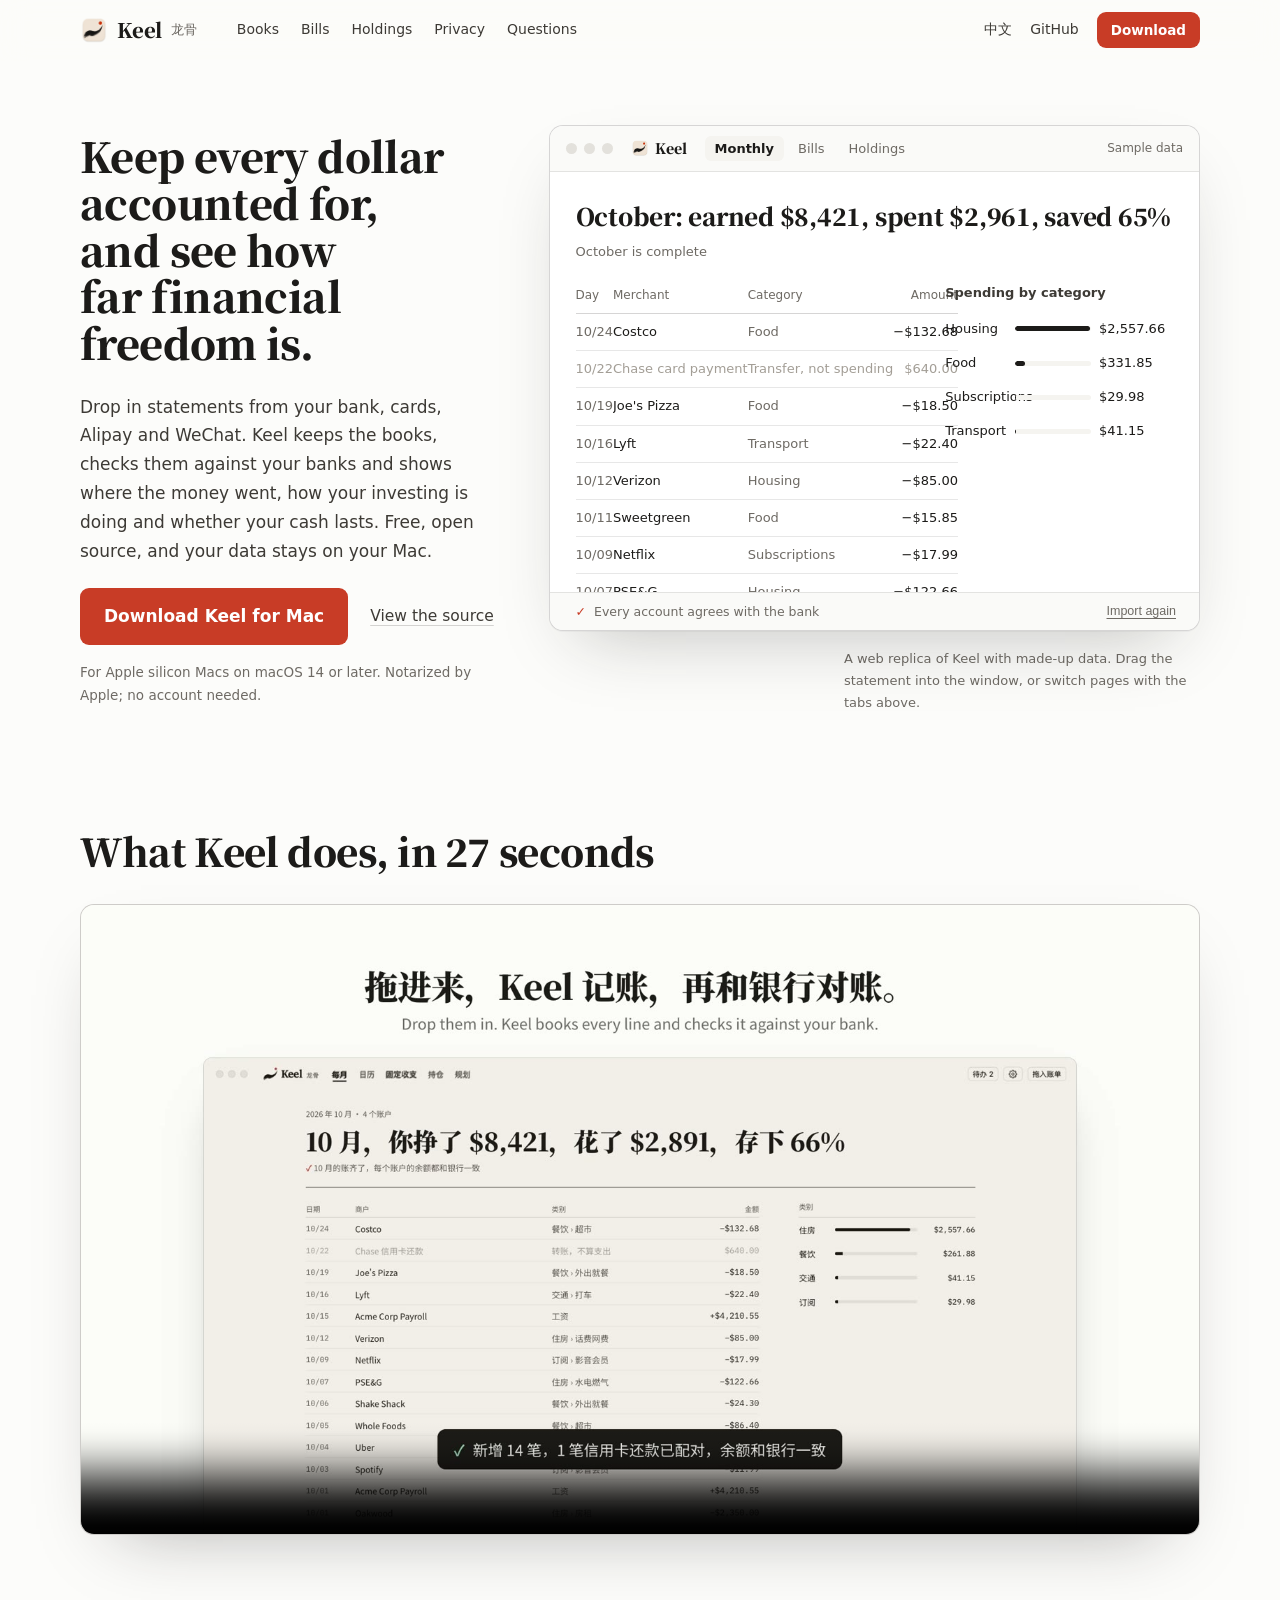
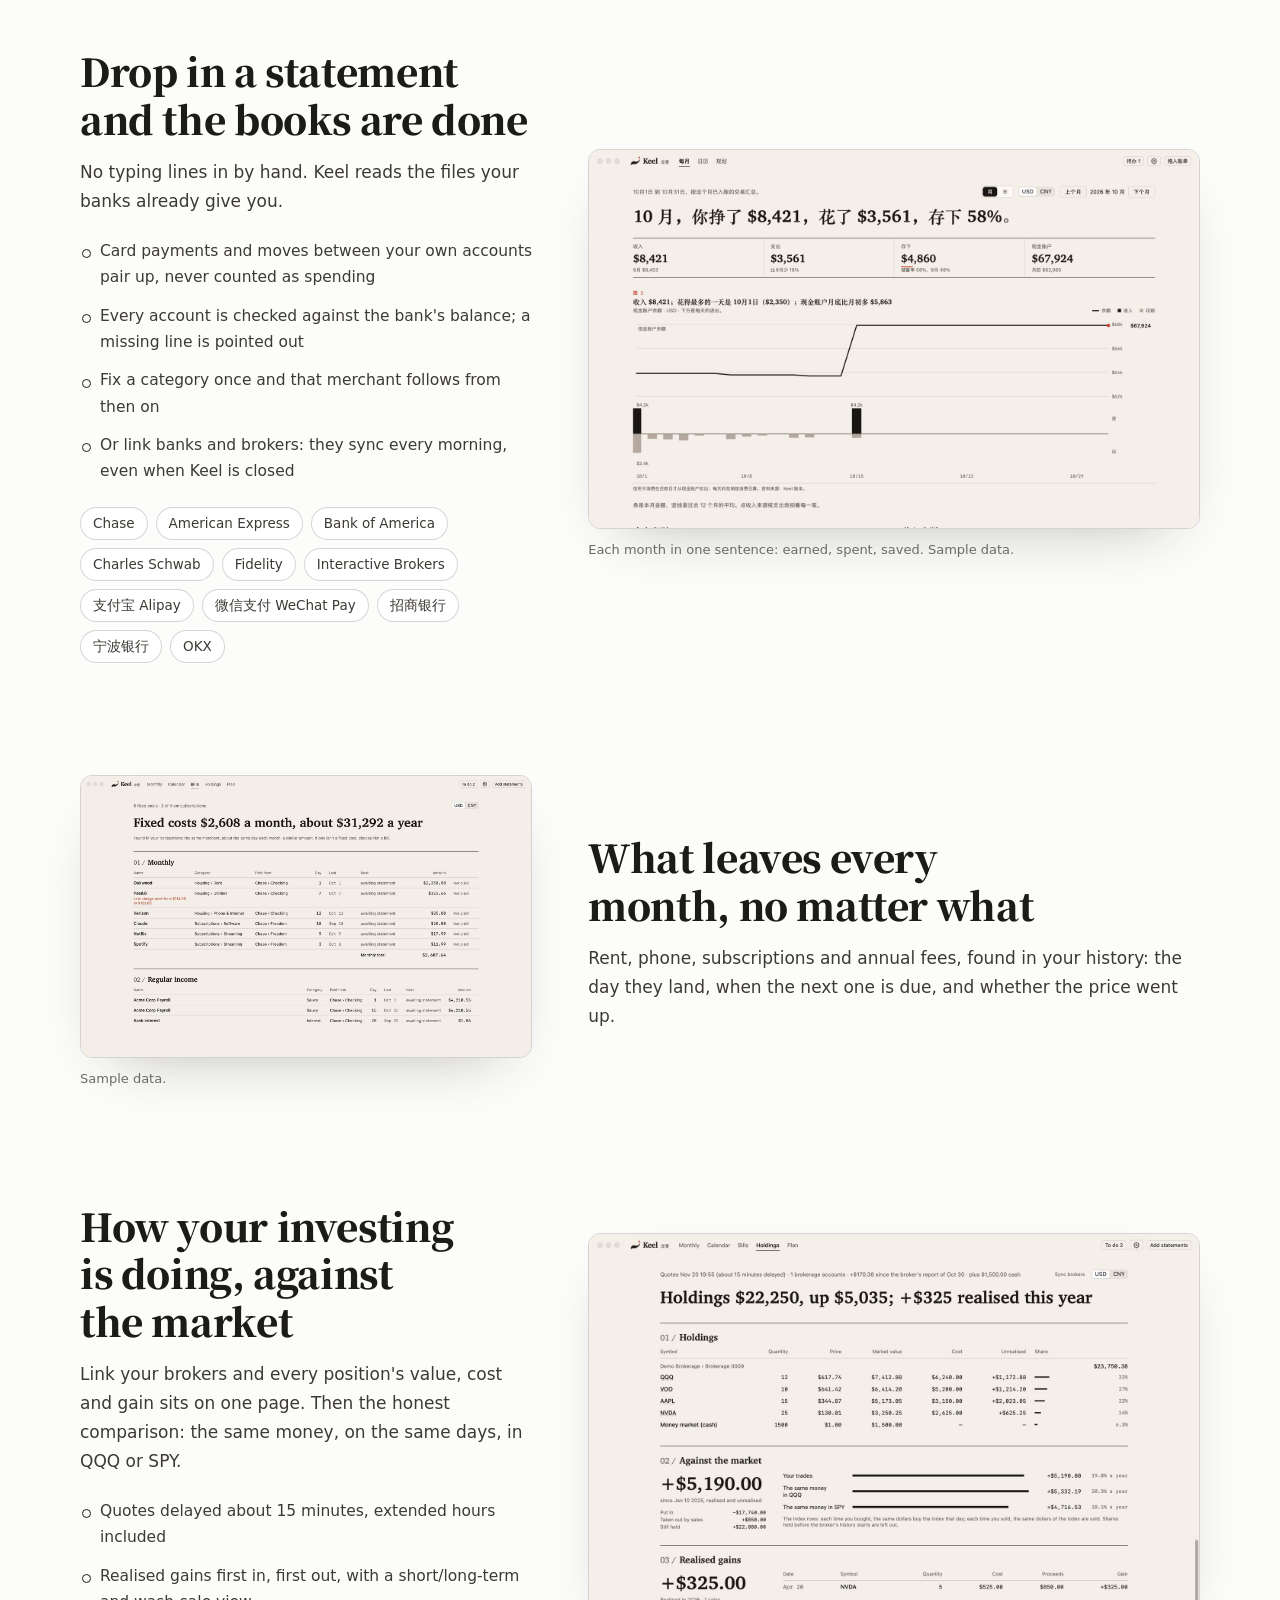
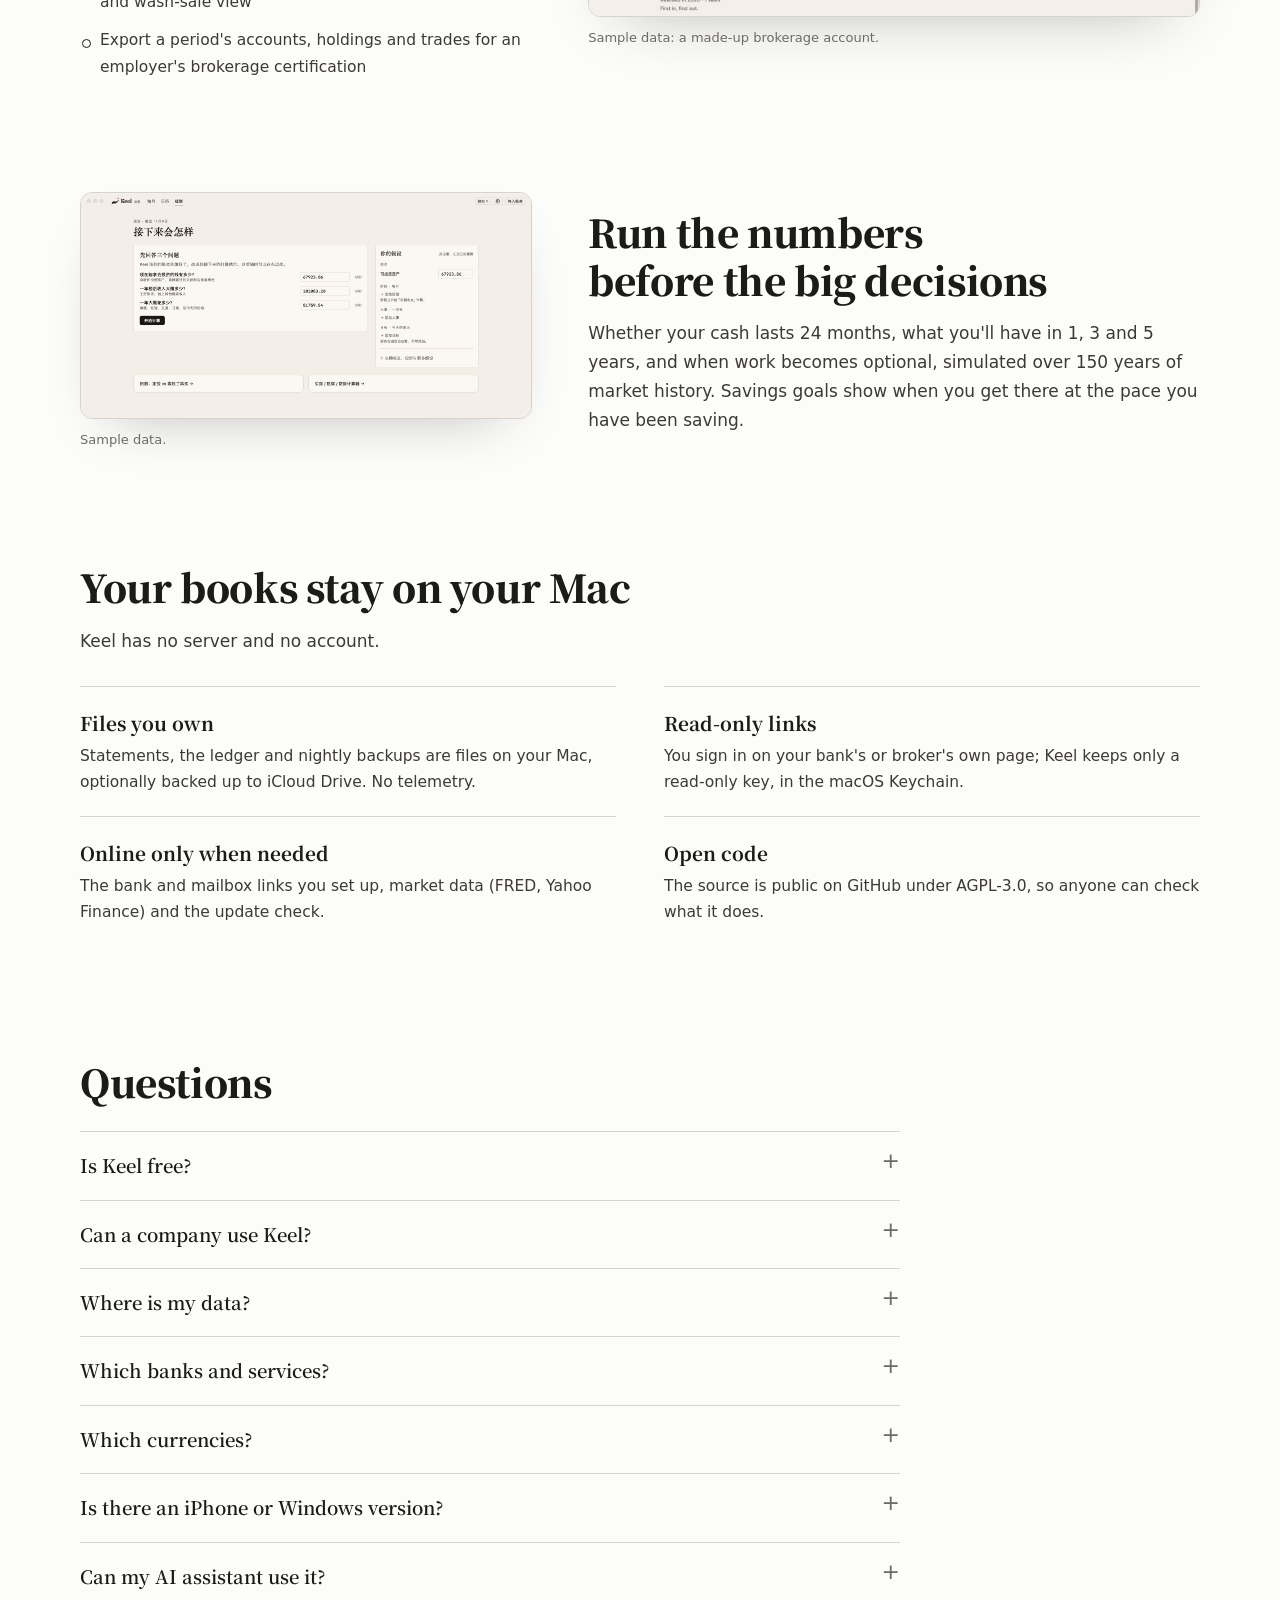
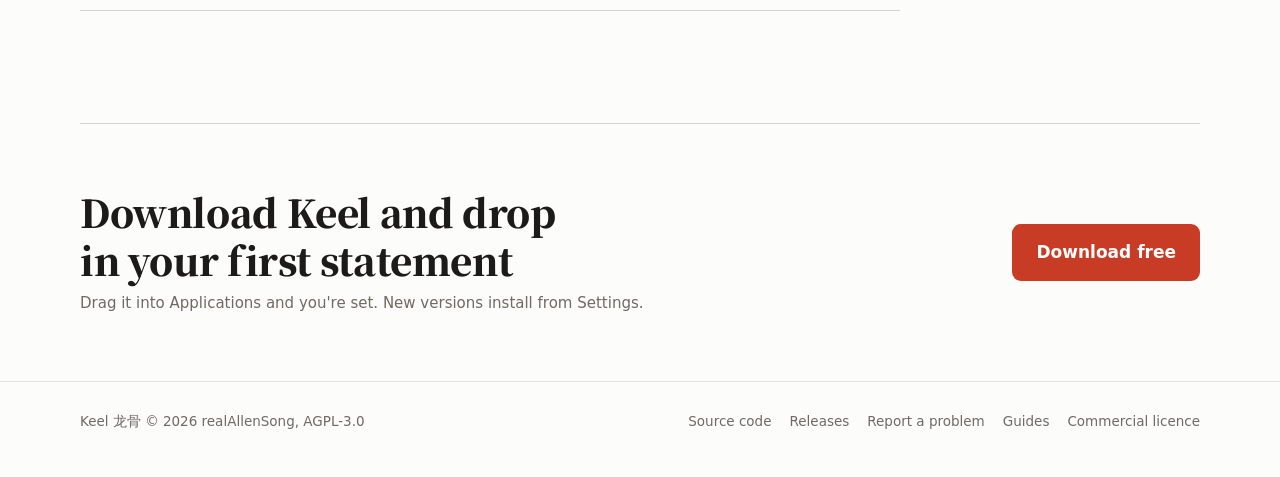
<file: index.html>
<!doctype html>
<html lang="zh-CN">
<head>
<meta charset="utf-8">
<meta name="viewport" content="width=device-width, initial-scale=1, viewport-fit=cover">
<title>Keel 龙骨 · 免费开源的 Mac 个人记账与财务规划</title>
<meta name="description" content="把银行、信用卡、支付宝和微信的账单拖进来，Keel 自动记账、和银行对账，告诉你钱花在哪、每月固定支出多少、投资和大盘比怎样、离财务自由还有多远。数据只在你的 Mac 上。免费，开源。">
<link rel="canonical" href="https://keel.entropinia.com/">
<meta name="robots" content="index, follow">
<meta name="theme-color" content="#FCFCFA">
<meta name="color-scheme" content="light">
<meta property="og:type" content="website">
<meta property="og:url" content="https://keel.entropinia.com/">
<meta property="og:site_name" content="Keel 龙骨">
<meta property="og:locale" content="zh_CN">
<meta property="og:locale:alternate" content="en_US">
<meta property="og:title" content="Keel 龙骨 · 把每一笔账记清楚">
<meta property="og:description" content="免费开源的 Mac 个人记账：账单拖进来，自动记账、对账，看清钱花在哪、离财务自由还有多远。数据只在你的 Mac 上。">
<meta property="og:image" content="https://keel.entropinia.com/img/og.png">
<meta property="og:image:width" content="1200">
<meta property="og:image:height" content="630">
<meta property="og:image:alt" content="Keel 龙骨：免费开源的 Mac 个人记账">
<meta name="twitter:card" content="summary_large_image">
<meta name="twitter:title" content="Keel · Free, open-source personal finance for the Mac">
<meta name="twitter:description" content="Drop in bank, card, Alipay and WeChat statements; Keel keeps the books, reconciles them and shows where the money goes. Your data stays on your Mac.">
<meta name="twitter:image" content="https://keel.entropinia.com/img/og.png">
<link rel="apple-touch-icon" href="img/icon.png">
<script type="application/ld+json">
{
  "@context": "https://schema.org",
  "@type": "SoftwareApplication",
  "name": "Keel 龙骨",
  "alternateName": "Keel",
  "operatingSystem": "macOS 14 or later, Apple silicon",
  "applicationCategory": "FinanceApplication",
  "description": "Free, open-source personal finance for the Mac. Bank, card, Alipay and WeChat statements become a double-entry ledger reconciled against your banks, with monthly spending, fixed bills, holdings against the market, savings goals and long-range planning. Data stays on the Mac.",
  "url": "https://keel.entropinia.com/",
  "downloadUrl": "https://github.com/realAllenSong/Keel/releases/latest/download/Keel.dmg",
  "softwareVersion": "1.0.0",
  "license": "https://www.gnu.org/licenses/agpl-3.0.html",
  "isAccessibleForFree": true,
  "offers": { "@type": "Offer", "price": "0", "priceCurrency": "USD" },
  "author": { "@type": "Person", "name": "realAllenSong", "url": "https://github.com/realAllenSong" },
  "sameAs": ["https://github.com/realAllenSong/Keel"]
}
</script>
<script type="application/ld+json">
{
  "@context": "https://schema.org",
  "@type": "FAQPage",
  "mainEntity": [
    {"@type": "Question", "name": "Keel 免费吗？",
     "acceptedAnswer": {"@type": "Answer", "text": "免费，并且按 AGPL-3.0 开源，源代码在 GitHub。它能连接的银行数据服务（Plaid、SimpleFIN Bridge、SnapTrade）由第三方提供，有各自的收费方式；只用账单文件就完全不需要它们。"}},
    {"@type": "Question", "name": "我的数据存在哪里？",
     "acceptedAnswer": {"@type": "Answer", "text": "全部在你的 Mac 上：账单、账本和备份在 ~/Library/Application Support/Keel，银行授权在 macOS 钥匙串。Keel 没有服务器，不需要注册，也不上传数据。"}},
    {"@type": "Question", "name": "支持哪些银行和平台？",
     "acceptedAnswer": {"@type": "Answer", "text": "账单文件：Chase、American Express、Bank of America、Charles Schwab、Fidelity、盈透、支付宝、微信支付、招商银行、宁波银行、OKX；其他银行的 CSV 或 Excel 教一次就认得。也可以通过 Plaid、SimpleFIN、SnapTrade 直接连接银行和券商。"}},
    {"@type": "Question", "name": "支持哪些币种？",
     "acceptedAnswer": {"@type": "Answer", "text": "美元和人民币。其他币种的持仓会折算成这两种。"}},
    {"@type": "Question", "name": "有 iPhone 或 Windows 版吗？",
     "acceptedAnswer": {"@type": "Answer", "text": "暂时没有，目前只有 Mac 版，需要 Apple 芯片和 macOS 14 或更新。"}},
    {"@type": "Question", "name": "公司能用 Keel 吗？",
     "acceptedAnswer": {"@type": "Answer", "text": "个人使用永远免费。公司可以按 AGPL-3.0 使用；如果要把 Keel 放进闭源的产品或服务，或者需要 AGPL 以外的条款，请联系 song@entropinia.com 购买商业授权。"}}
  ]
}
</script>
<link rel="icon" href="img/favicon.png">
<link rel="preconnect" href="https://fonts.googleapis.com">
<link rel="preconnect" href="https://fonts.gstatic.com" crossorigin>
<link rel="stylesheet" href="https://fonts.googleapis.com/css2?family=Noto+Serif+SC:wght@600;900&display=swap">
<style>
/* Keel's website: white paper, sumi ink, one vermilion seal (DESIGN.md), always light. */
:root {
  --bg: #FCFCFA; --card: #FFFFFF; --well: #F5F4F0;
  --ink: #1C1B19; --ink2: #3D3A35; --muted: #6E6A64; --faint: #A39E96;
  --line: rgba(28,27,25,.10); --line2: rgba(28,27,25,.18);
  --seal: #C83C26; --seal-ink: #A93220; --seal-wash: #FBEDE9; --ok: #2F7350;
  --serif: "Noto Serif SC", "Songti SC", Charter, Georgia, serif;
  --sans: -apple-system, BlinkMacSystemFont, "SF Pro Text", "PingFang SC", "Helvetica Neue", system-ui, sans-serif;
  --ease: cubic-bezier(.16, 1, .3, 1);
  color-scheme: light;
}
* { box-sizing: border-box; }
html { -webkit-text-size-adjust: 100%; scroll-behavior: smooth; scroll-padding-top: 72px; }
body { margin: 0; background: var(--bg); color: var(--ink); font: 16.5px/1.7 var(--sans); -webkit-font-smoothing: antialiased; }
a { color: inherit; }
img { max-width: 100%; display: block; }
.wrap { max-width: 1160px; margin: 0 auto; padding-inline: max(20px, env(safe-area-inset-left)) max(20px, env(safe-area-inset-right)); }
.skip { position: absolute; left: -999px; }
.skip:focus { left: 12px; top: 12px; background: var(--card); padding: 8px 12px; z-index: 50; }
:focus-visible { outline: 2px solid var(--seal); outline-offset: 3px; border-radius: 4px; }
[data-en] { display: none; }
html[lang="en"] [data-zh] { display: none; }
html[lang="en"] [data-en] { display: revert; }

/* ---------- top bar */
.bar { position: sticky; top: 0; z-index: 20; background: rgba(252,252,250,.86); backdrop-filter: saturate(1.4) blur(14px); -webkit-backdrop-filter: saturate(1.4) blur(14px); border-bottom: 1px solid transparent; transition: border-color .2s; }
.bar.scrolled { border-bottom-color: var(--line); }
.bar .wrap { display: flex; align-items: center; gap: 28px; height: 60px; }
.brand { display: flex; align-items: center; gap: 9px; text-decoration: none; font-family: var(--serif); font-weight: 900; font-size: 20px; letter-spacing: -.01em; }
.brand img { width: 28px; height: 28px; border-radius: 7px; }
.brand small { font: 400 13px var(--sans); color: var(--muted); }
.nav { display: flex; gap: 22px; margin-left: 12px; }
.nav a, .tools a:not(.btn), .tools button { font-size: 14px; color: var(--ink2); text-decoration: none; background: none; border: 0; padding: 0; cursor: pointer; font-family: var(--sans); }
.nav a:hover, .tools a:hover, .tools button:hover { color: var(--ink); }
.tools { margin-left: auto; display: flex; align-items: center; gap: 18px; }
.btn { display: inline-flex; align-items: center; gap: 8px; text-decoration: none; border-radius: 9px; font-weight: 600; transition: background .15s, transform .15s var(--ease); }
.btn-seal { background: var(--seal); color: #fff; }
.btn-seal:hover { background: var(--seal-ink); }
.btn-sm { font-size: 13.5px; padding: 7px 14px; }
.btn-lg { font-size: 17px; padding: 14px 24px; }
.btn-lg:active { transform: scale(.98); }
.quiet { color: var(--ink2); font-size: 15.5px; text-decoration: underline; text-decoration-color: var(--line2); text-underline-offset: 4px; }
.quiet:hover { text-decoration-color: var(--ink); }

/* ---------- hero */
.hero { padding: 64px 0 0; display: grid; grid-template-columns: minmax(0, .78fr) minmax(0, 1.22fr); gap: 52px; align-items: center; }
.hero-text { display: grid; gap: 26px; }
h1 { font-family: var(--serif); font-weight: 900; font-size: clamp(32px, 3.7vw, 52px); line-height: 1.14; letter-spacing: -.015em; margin: 0; text-wrap: balance; }
h1 .ln { display: block; white-space: nowrap; }
html[lang="en"] h1 { font-size: clamp(30px, 3.2vw, 44px); }
html[lang="en"] h1 .ln { white-space: normal; }
.lede { font-size: 17px; color: var(--ink2); margin: 0 0 22px; max-width: 30em; }
.cta { display: flex; flex-wrap: wrap; align-items: center; gap: 14px 22px; }
.fine { margin: 16px 0 0; font-size: 13.5px; color: var(--muted); }

/* ---------- the app window (the one bold thing) */
.stage { position: relative; }
.win { background: var(--card); border: 1px solid var(--line2); border-radius: 14px; box-shadow: 0 1px 0 rgba(28,27,25,.04), 0 30px 70px -30px rgba(28,27,25,.28); overflow: hidden; }
.win-top { display: flex; align-items: center; gap: 18px; height: 46px; padding: 0 16px; border-bottom: 1px solid var(--line); background: #FAFAF8; }
.lights { display: flex; gap: 7px; }
.lights i { width: 11px; height: 11px; border-radius: 50%; background: #E3E1DC; }
.wbrand { display: flex; align-items: center; gap: 6px; font-family: var(--serif); font-weight: 900; font-size: 14px; }
.wbrand img { width: 18px; height: 18px; }
.wtabs { display: flex; gap: 4px; }
.wtabs button { font: 13px var(--sans); color: var(--muted); background: none; border: 0; padding: 5px 10px; border-radius: 6px; cursor: pointer; }
.wtabs button[aria-selected="true"] { color: var(--ink); background: var(--well); font-weight: 600; }
.wtop-right { margin-left: auto; font-size: 12px; color: var(--muted); }
.panel { padding: 24px 26px 18px; height: 420px; overflow: hidden; }
.panel[hidden] { display: none; }
.sentence { font-family: var(--serif); font-weight: 900; font-size: clamp(19px, 1.9vw, 24px); margin: 0 0 4px; letter-spacing: -.01em; }
.subline { font-size: 13px; color: var(--muted); margin: 0 0 22px; }
.num { font-variant-numeric: tabular-nums; }
.split { display: grid; grid-template-columns: minmax(0, 1.5fr) minmax(0, 1fr); gap: 28px; align-items: start; }
.tbl { width: 100%; border-collapse: collapse; font-size: 13px; }
.tbl th { text-align: left; font-weight: 500; color: var(--muted); font-size: 12px; padding: 0 0 8px; border-bottom: 1px solid var(--line2); }
.tbl td { padding: 7px 0; border-bottom: 1px solid var(--line); white-space: nowrap; }
.tbl td:nth-child(2) { max-width: 150px; overflow: hidden; text-overflow: ellipsis; }
.tbl .r { text-align: right; }
.tbl .day { color: var(--muted); width: 64px; }
.tbl .cat { color: var(--muted); }
.tbl tr.new td { animation: land .55s var(--ease) both; }
.tbl tr.xfer td { color: var(--faint); }
@keyframes land { from { opacity: 0; transform: translateY(-6px); background: var(--seal-wash); } to { opacity: 1; transform: none; background: transparent; } }
.cats h4, .side h4 { font: 600 13px var(--sans); margin: 0 0 12px; color: var(--ink2); }
.catrow { display: grid; grid-template-columns: 62px 1fr 74px; align-items: center; gap: 8px; font-size: 13px; padding: 6px 0; }
.track { height: 5px; background: var(--well); border-radius: 3px; overflow: hidden; }
.track i { display: block; height: 100%; width: 0; background: var(--ink); border-radius: 3px; transition: width .7s var(--ease); }
.drop { position: relative; display: flex; flex: none; align-items: center; gap: 10px; background: var(--card); border: 1px solid var(--line2); border-radius: 11px; padding: 10px 14px 10px 12px; box-shadow: 0 14px 34px -16px rgba(28,27,25,.35); cursor: grab; font-size: 13.5px; user-select: none; transition: transform .2s var(--ease), opacity .3s; }
.drop:hover { transform: translateY(-2px); }
.drop .file { width: 30px; height: 36px; border-radius: 4px; border: 1px solid var(--line2); background: linear-gradient(#fff, #F6F5F2); position: relative; flex: none; }
.drop .file::after { content: "CSV"; position: absolute; bottom: 4px; left: 0; right: 0; text-align: center; font: 700 8px var(--sans); color: var(--seal); }
.drop b { display: block; font-weight: 600; }
.drop small { color: var(--muted); font-size: 12px; }
.drop.gone { opacity: 0; pointer-events: none; }
.win.over { outline: 2px dashed var(--seal); outline-offset: -8px; }
.toast { position: absolute; left: 50%; bottom: 58px; transform: translate(-50%, 12px); opacity: 0; background: var(--ink); color: #fff; font-size: 13.5px; padding: 10px 16px; border-radius: 10px; display: flex; gap: 10px; align-items: center; transition: opacity .3s, transform .4s var(--ease); pointer-events: none; white-space: nowrap; }
.toast.on { opacity: 1; transform: translate(-50%, 0); }
.toast .ok { color: #9FD8B6; font-weight: 700; }
.replay { position: absolute; right: 18px; bottom: 12px; font-size: 12.5px; color: var(--muted); background: none; border: 0; cursor: pointer; text-decoration: underline; text-underline-offset: 3px; display: none; }
.stage-note { font-size: 13px; color: var(--muted); margin: 0; }
.under { display: flex; align-items: center; gap: 18px; margin-top: 16px; }
.wfoot { display: flex; align-items: center; gap: 8px; height: 38px; padding: 0 26px; border-top: 1px solid var(--line); background: #FAFAF8; font-size: 12.5px; color: var(--muted); }
.wfoot .ok { color: var(--seal); font-weight: 700; }
.wfoot .wait { width: 7px; height: 7px; border-radius: 50%; background: var(--faint); }
.badge { display: inline-block; font-size: 11.5px; padding: 1px 7px; border-radius: 5px; background: var(--well); color: var(--muted); margin-left: 6px; vertical-align: 1px; }
.badge.up { background: var(--seal-wash); color: var(--seal-ink); }
.bars3 .catrow { grid-template-columns: 120px 1fr 96px; }
.bars3 .track i.me { background: var(--seal); }

/* ---------- sections */
section { padding: 112px 0 0; }
h2 { font-family: var(--serif); font-weight: 900; font-size: clamp(27px, 3.2vw, 38px); line-height: 1.25; letter-spacing: -.01em; margin: 0 0 16px; text-wrap: balance; }
.sec-lede { font-size: 17px; color: var(--ink2); margin: 0; max-width: 36em; }
.row { display: grid; grid-template-columns: minmax(0, .85fr) minmax(0, 1.15fr); gap: 56px; align-items: center; }
.row.flip > :first-child { order: 2; }
.points { list-style: none; padding: 0; margin: 22px 0 0; display: grid; gap: 12px; }
.points li { padding-left: 20px; position: relative; color: var(--ink2); font-size: 15.5px; }
.points li::before { content: ""; position: absolute; left: 2px; top: .72em; width: 7px; height: 7px; border-radius: 50%; border: 1.5px solid var(--ink); }
.shot { margin: 0; }
.shot img { border-radius: 12px; border: 1px solid var(--line2); box-shadow: 0 24px 60px -34px rgba(28,27,25,.35); }
.shot figcaption { font-size: 13px; color: var(--muted); margin-top: 10px; }
.banks { display: flex; flex-wrap: wrap; gap: 8px; margin-top: 22px; }
.banks span { font-size: 13.5px; color: var(--ink2); border: 1px solid var(--line2); border-radius: 999px; padding: 4px 12px; background: var(--card); }
.video { margin-top: 30px; }
.video video { width: 100%; border-radius: 14px; border: 1px solid var(--line2); background: var(--well); display: block; box-shadow: 0 30px 70px -36px rgba(28,27,25,.35); }
.facts { display: grid; grid-template-columns: repeat(2, minmax(0, 1fr)); gap: 0 48px; margin-top: 30px; }
.facts div { padding: 20px 0; border-top: 1px solid var(--line2); }
.facts h3 { font-family: var(--serif); font-size: 19px; margin: 0 0 4px; }
.facts p { margin: 0; color: var(--ink2); font-size: 15.5px; }
.faq { margin-top: 26px; max-width: 820px; }
details { border-top: 1px solid var(--line2); }
details:last-child { border-bottom: 1px solid var(--line2); }
summary { cursor: pointer; list-style: none; display: flex; justify-content: space-between; gap: 16px; padding: 18px 0; font-family: var(--serif); font-weight: 600; font-size: 18.5px; }
summary::-webkit-details-marker { display: none; }
summary::after { content: "+"; font: 300 22px var(--sans); color: var(--muted); line-height: 1; }
details[open] summary::after { content: "−"; }
details p { margin: -4px 0 20px; color: var(--ink2); font-size: 15.5px; max-width: 46em; }
code { font: .9em ui-monospace, "SF Mono", Menlo, monospace; background: var(--well); border-radius: 5px; padding: 1px 6px; }
.end { margin: 112px 0 0; padding: 64px 0; border-top: 1px solid var(--line2); display: grid; grid-template-columns: minmax(0, 1fr) auto; gap: 32px; align-items: center; }
.end h2 { margin: 0 0 8px; }
.end p { margin: 0; color: var(--muted); font-size: 15px; }
footer { border-top: 1px solid var(--line); padding: 28px 0 44px; font-size: 13.5px; color: var(--muted); }
footer .wrap { display: flex; flex-wrap: wrap; justify-content: space-between; gap: 12px; }
footer nav { display: flex; gap: 18px; }
footer a { text-decoration: none; }
footer a:hover { color: var(--ink); }

@media (max-width: 900px) {
  .nav { display: none; }
  .hero { padding-top: 40px; }
  .hero, .hero-text, .row, .split, .facts, .end { grid-template-columns: 1fr; gap: 26px; }
  .panel { height: auto; }
  .row.flip > :first-child { order: 0; }
  .panel { padding: 22px 18px 26px; min-height: 0; }
  .under { flex-direction: column; align-items: flex-start; gap: 10px; }
  .cats { display: none; }
  .tbl .cat, .wtop-right { display: none; }
  section { padding-top: 80px; }
  .tools .gh { display: none; }
}
@media (max-width: 420px) {
  h1 { font-size: 31px; }
  .wtabs button { padding: 5px 7px; }
}
@media (prefers-reduced-motion: reduce) {
  html { scroll-behavior: auto; }
  .tbl tr.new td { animation: none; }
  .track i, .toast, .drop { transition: none; }
}
</style>
</head>
<body>
<a class="skip" href="#main"><span data-zh>跳到正文</span><span data-en>Skip to content</span></a>

<header class="bar" id="bar">
  <div class="wrap">
    <a class="brand" href="#"><img src="img/icon.png" alt="">Keel <small>龙骨</small></a>
    <nav class="nav" aria-label="Sections">
      <a href="#books"><span data-zh>记账</span><span data-en>Books</span></a>
      <a href="#bills"><span data-zh>固定收支</span><span data-en>Bills</span></a>
      <a href="#holdings"><span data-zh>持仓</span><span data-en>Holdings</span></a>
      <a href="#privacy"><span data-zh>隐私</span><span data-en>Privacy</span></a>
      <a href="#faq"><span data-zh>问题</span><span data-en>Questions</span></a>
    </nav>
    <div class="tools">
      <button id="lang" type="button">English</button>
      <a class="gh" href="https://github.com/realAllenSong/Keel">GitHub</a>
      <a class="btn btn-seal btn-sm" href="https://github.com/realAllenSong/Keel/releases/latest/download/Keel.dmg"><span data-zh>下载</span><span data-en>Download</span></a>
    </div>
  </div>
</header>

<main id="main">
  <div class="wrap">
    <div class="hero">
      <div class="hero-text">
        <h1><span data-zh><span class="ln">把每一笔账记清楚，</span><span class="ln">再看清离财务自由</span><span class="ln">还有多远。</span></span><span data-en>Keep every dollar accounted for, and see how far financial freedom is.</span></h1>
        <div>
          <p class="lede"><span data-zh>把银行、信用卡、支付宝和微信的账单拖进来，Keel 自动记账、和银行对账，告诉你钱花在哪、投资怎么样、现金够不够用。免费，开源，数据只在你的 Mac 上。</span><span data-en>Drop in statements from your bank, cards, Alipay and WeChat. Keel keeps the books, checks them against your banks and shows where the money went, how your investing is doing and whether your cash lasts. Free, open source, and your data stays on your Mac.</span></p>
          <div class="cta">
            <a class="btn btn-seal btn-lg" href="https://github.com/realAllenSong/Keel/releases/latest/download/Keel.dmg"><span data-zh>免费下载 Keel for Mac</span><span data-en>Download Keel for Mac</span></a>
            <a class="quiet" href="https://github.com/realAllenSong/Keel"><span data-zh>查看源代码</span><span data-en>View the source</span></a>
          </div>
          <p class="fine"><span data-zh>需要 Apple 芯片的 Mac 和 macOS 14 或更新。安装包经过 Apple 公证，不用注册。</span><span data-en>For Apple silicon Macs on macOS 14 or later. Notarized by Apple; no account needed.</span></p>
        </div>
      </div>

      <div>
      <div class="stage" id="stage">
        <div class="win" id="win">
          <div class="win-top">
            <span class="lights" aria-hidden="true"><i></i><i></i><i></i></span>
            <span class="wbrand"><img src="img/icon.png" alt="">Keel</span>
            <div class="wtabs" role="tablist" aria-label="Keel">
              <button role="tab" aria-selected="true" data-panel="p-month"><span data-zh>每月</span><span data-en>Monthly</span></button>
              <button role="tab" aria-selected="false" data-panel="p-bills"><span data-zh>固定收支</span><span data-en>Bills</span></button>
              <button role="tab" aria-selected="false" data-panel="p-hold"><span data-zh>持仓</span><span data-en>Holdings</span></button>
            </div>
            <span class="wtop-right"><span data-zh>示例数据</span><span data-en>Sample data</span></span>
          </div>

          <div class="panel" id="p-month" role="tabpanel">
            <p class="sentence num" id="sentence"></p>
            <p class="subline" id="subline"></p>
            <div class="split">
              <table class="tbl num" aria-label="Spending by day">
                <thead><tr><th><span data-zh>日期</span><span data-en>Day</span></th><th><span data-zh>商户</span><span data-en>Merchant</span></th><th class="cat"><span data-zh>类别</span><span data-en>Category</span></th><th class="r"><span data-zh>金额</span><span data-en>Amount</span></th></tr></thead>
                <tbody id="rows"></tbody>
              </table>
              <div class="cats">
                <h4><span data-zh>支出类别</span><span data-en>Spending by category</span></h4>
                <div id="cats"></div>
              </div>
            </div>
          </div>

          <div class="panel" id="p-bills" role="tabpanel" hidden>
            <p class="sentence num"><span data-zh>每月固定支出 $2,608，一年约 $31,292</span><span data-en>Fixed costs $2,608 a month, about $31,292 a year</span></p>
            <p class="subline"><span data-zh>从流水里自动找出来的，点「不算」就不再出现</span><span data-en>Found in your history; dismiss one and it stays gone</span></p>
            <table class="tbl num">
              <thead><tr><th><span data-zh>名称</span><span data-en>Name</span></th><th class="cat"><span data-zh>类别</span><span data-en>Category</span></th><th><span data-zh>每月</span><span data-en>Day</span></th><th class="r"><span data-zh>金额</span><span data-en>Amount</span></th></tr></thead>
              <tbody>
                <tr><td>Oakwood</td><td class="cat"><span data-zh>房租</span><span data-en>Rent</span></td><td><span data-zh>1 日</span><span data-en>1st</span></td><td class="r">$2,350.00</td></tr>
                <tr><td>PSE&amp;G <span class="badge up"><span data-zh>涨价 +$7.81</span><span data-en>up $7.81</span></span></td><td class="cat"><span data-zh>水电燃气</span><span data-en>Utilities</span></td><td><span data-zh>7 日</span><span data-en>7th</span></td><td class="r">$122.66</td></tr>
                <tr><td>Verizon</td><td class="cat"><span data-zh>话费网费</span><span data-en>Phone</span></td><td><span data-zh>12 日</span><span data-en>12th</span></td><td class="r">$85.00</td></tr>
                <tr><td>Claude</td><td class="cat"><span data-zh>订阅</span><span data-en>Subscription</span></td><td><span data-zh>18 日</span><span data-en>18th</span></td><td class="r">$20.00</td></tr>
                <tr><td>Netflix</td><td class="cat"><span data-zh>订阅</span><span data-en>Subscription</span></td><td><span data-zh>9 日</span><span data-en>9th</span></td><td class="r">$17.99</td></tr>
                <tr><td>Spotify</td><td class="cat"><span data-zh>订阅</span><span data-en>Subscription</span></td><td><span data-zh>3 日</span><span data-en>3rd</span></td><td class="r">$11.99</td></tr>
              </tbody>
            </table>
          </div>

          <div class="panel" id="p-hold" role="tabpanel" hidden>
            <p class="sentence num"><span data-zh>持仓市值 $22,250，浮盈 $5,035</span><span data-en>Holdings $22,250, up $5,035</span></p>
            <p class="subline"><span data-zh>同样的钱、同一天买指数会怎样</span><span data-en>The same money, on the same days, in an index</span></p>
            <div class="split">
              <table class="tbl num">
                <thead><tr><th><span data-zh>代码</span><span data-en>Symbol</span></th><th class="r"><span data-zh>市值</span><span data-en>Value</span></th><th class="r"><span data-zh>成本</span><span data-en>Cost</span></th><th class="r"><span data-zh>浮动盈亏</span><span data-en>Gain</span></th></tr></thead>
                <tbody>
                  <tr><td>QQQ</td><td class="r">$7,412.88</td><td class="r">$6,240.00</td><td class="r">+$1,172.88</td></tr>
                  <tr><td>VOO</td><td class="r">$6,414.20</td><td class="r">$5,200.00</td><td class="r">+$1,214.20</td></tr>
                  <tr><td>AAPL</td><td class="r">$5,173.05</td><td class="r">$3,150.00</td><td class="r">+$2,023.05</td></tr>
                  <tr><td>NVDA</td><td class="r">$3,250.25</td><td class="r">$2,625.00</td><td class="r">+$625.25</td></tr>
                </tbody>
              </table>
              <div class="side bars3">
                <h4><span data-zh>和大盘比</span><span data-en>Against the market</span></h4>
                <div class="catrow"><span data-zh>你的买卖</span><span data-en>Your trades</span><div class="track"><i class="me" style="width:94%"></i></div><span class="r num">+$5,190</span></div>
                <div class="catrow"><span data-zh>同样的钱买 QQQ</span><span data-en>Same money in QQQ</span><div class="track"><i style="width:96%"></i></div><span class="r num">+$5,332</span></div>
                <div class="catrow"><span data-zh>同样的钱买 SPY</span><span data-en>Same money in SPY</span><div class="track"><i style="width:85%"></i></div><span class="r num">+$4,717</span></div>
              </div>
            </div>
          </div>
          <div class="wfoot" id="wfoot"></div>
        </div>


        <div class="toast" id="toast" role="status"><span class="ok">✓</span><span id="toastText"></span></div>
        <button class="replay" id="replay" type="button"><span data-zh>再导入一次</span><span data-en>Import again</span></button>
      </div>
      <div class="under">
        <div class="drop" id="drop" draggable="true" role="button" tabindex="0" aria-label="Import a sample statement">
          <span class="file" aria-hidden="true"></span>
          <span><b>Chase_Activity_202610.CSV</b><small><span data-zh>拖进窗口，或点一下</span><span data-en>Drag into the window, or click</span></small></span>
        </div>
      <p class="stage-note"><span data-zh>这是 Keel 界面的网页复刻，数据是虚构的。把这份账单拖进窗口，或者点上面的标签切换页面。</span><span data-en>A web replica of Keel with made-up data. Drag the statement into the window, or switch pages with the tabs above.</span></p>
      </div>
      </div>
    </div>

    <section id="film">
      <h2><span data-zh>27 秒看完 Keel 做什么</span><span data-en>What Keel does, in 27 seconds</span></h2>
      <div class="video">
        <video controls playsinline preload="none" poster="media/keel-poster.jpg" aria-label="Keel 宣传片 / Keel promo video">
          <source src="media/keel-promo.mp4" type="video/mp4">
        </video>
      </div>
    </section>

    <section id="books">
      <div class="row">
        <div>
          <h2><span data-zh>账单拖进来，账就记好了</span><span data-en>Drop in a statement and the books are done</span></h2>
          <p class="sec-lede"><span data-zh>不用一笔笔手记。各家银行导出的文件，Keel 都认得。</span><span data-en>No typing lines in by hand. Keel reads the files your banks already give you.</span></p>
          <ul class="points">
            <li><span data-zh>信用卡还款、自己账户之间的转账自动配对，不会算成花销</span><span data-en>Card payments and moves between your own accounts pair up, never counted as spending</span></li>
            <li><span data-zh>每个账户都和银行余额核对，少了哪笔会告诉你</span><span data-en>Every account is checked against the bank's balance; a missing line is pointed out</span></li>
            <li><span data-zh>改一次分类，同一个商户以后自动归好</span><span data-en>Fix a category once and that merchant follows from then on</span></li>
            <li><span data-zh>也可以直接连银行和券商，每天早上自动同步，Keel 关着也会同步</span><span data-en>Or link banks and brokers: they sync every morning, even when Keel is closed</span></li>
          </ul>
          <div class="banks"><span>Chase</span><span>American Express</span><span>Bank of America</span><span>Charles Schwab</span><span>Fidelity</span><span>Interactive Brokers</span><span>支付宝 Alipay</span><span>微信支付 WeChat Pay</span><span>招商银行</span><span>宁波银行</span><span>OKX</span></div>
        </div>
        <figure class="shot"><img src="img/report.jpg" alt="Keel 的月报：收入、支出、存下多少" loading="lazy"><figcaption><span data-zh>每个月一句话说清楚：挣了多少、花了多少、存下多少。示例数据。</span><span data-en>Each month in one sentence: earned, spent, saved. Sample data.</span></figcaption></figure>
      </div>
    </section>

    <section id="bills">
      <div class="row flip">
        <div>
          <h2><span data-zh>每个月雷打不动要出去多少</span><span data-en>What leaves every month, no matter what</span></h2>
          <p class="sec-lede"><span data-zh>房租、话费、订阅、年费，从流水里自动找出来。哪天扣、下次什么时候、有没有涨价，一页看清。</span><span data-en>Rent, phone, subscriptions and annual fees, found in your history: the day they land, when the next one is due, and whether the price went up.</span></p>
        </div>
        <figure class="shot"><span data-zh><img src="img/bills-zh.jpg" alt="Keel 的固定收支" loading="lazy"></span><span data-en><img src="img/bills-en.jpg" alt="Keel's Bills page" loading="lazy"></span><figcaption><span data-zh>示例数据。</span><span data-en>Sample data.</span></figcaption></figure>
      </div>
    </section>

    <section id="holdings">
      <div class="row">
        <div>
          <h2><span data-zh>投资赚了多少，跑赢大盘没有</span><span data-en>How your investing is doing, against the market</span></h2>
          <p class="sec-lede"><span data-zh>连上券商，每只股票的市值、成本和盈亏都在一页里。再算一笔诚实的账：同样的钱、同一天买 QQQ 或 SPY，现在会是多少。</span><span data-en>Link your brokers and every position's value, cost and gain sits on one page. Then the honest comparison: the same money, on the same days, in QQQ or SPY.</span></p>
          <ul class="points">
            <li><span data-zh>延迟约 15 分钟的行情，盘前盘后也算</span><span data-en>Quotes delayed about 15 minutes, extended hours included</span></li>
            <li><span data-zh>已实现盈亏按先买先卖，附短期、长期和洗售的报税口径</span><span data-en>Realised gains first in, first out, with a short/long-term and wash-sale view</span></li>
            <li><span data-zh>一键导出某段时间的账户、持仓和交易，用于公司的券商账户申报</span><span data-en>Export a period's accounts, holdings and trades for an employer's brokerage certification</span></li>
          </ul>
        </div>
        <figure class="shot"><span data-zh><img src="img/holdings-zh.jpg" alt="Keel 的持仓页" loading="lazy"></span><span data-en><img src="img/holdings-en.jpg" alt="Keel's Holdings page" loading="lazy"></span><figcaption><span data-zh>示例数据：一个虚构的券商账户。</span><span data-en>Sample data: a made-up brokerage account.</span></figcaption></figure>
      </div>
    </section>

    <section id="plan">
      <div class="row flip">
        <div>
          <h2><span data-zh>接下来的路，先算一遍</span><span data-en>Run the numbers before the big decisions</span></h2>
          <p class="sec-lede"><span data-zh>接下来 24 个月现金够不够、1 年 3 年 5 年后有多少、什么时候可以不用工作，用 150 多年的市场历史来模拟。存钱目标按你最近每月存下的速度，算出什么时候达成。</span><span data-en>Whether your cash lasts 24 months, what you'll have in 1, 3 and 5 years, and when work becomes optional, simulated over 150 years of market history. Savings goals show when you get there at the pace you have been saving.</span></p>
        </div>
        <figure class="shot"><img src="img/plan.jpg" alt="Keel 的规划" loading="lazy"><figcaption><span data-zh>示例数据。</span><span data-en>Sample data.</span></figcaption></figure>
      </div>
    </section>

    <section id="privacy">
      <h2><span data-zh>你的账，只在你的 Mac 上</span><span data-en>Your books stay on your Mac</span></h2>
      <p class="sec-lede"><span data-zh>Keel 没有服务器，也不需要账号。</span><span data-en>Keel has no server and no account.</span></p>
      <div class="facts">
        <div><h3><span data-zh>文件在你手里</span><span data-en>Files you own</span></h3><p><span data-zh>账单、账本和每晚的备份都是你电脑上的文件，可以备份到 iCloud 云盘。没有数据统计。</span><span data-en>Statements, the ledger and nightly backups are files on your Mac, optionally backed up to iCloud Drive. No telemetry.</span></p></div>
        <div><h3><span data-zh>只读的连接</span><span data-en>Read-only links</span></h3><p><span data-zh>连银行和券商时，在它们自己的页面登录；Keel 只保存只读授权，放在 macOS 钥匙串里。</span><span data-en>You sign in on your bank's or broker's own page; Keel keeps only a read-only key, in the macOS Keychain.</span></p></div>
        <div><h3><span data-zh>只在需要时联网</span><span data-en>Online only when needed</span></h3><p><span data-zh>你设置的银行和邮箱连接、行情数据（FRED、Yahoo Finance），以及检查新版本。</span><span data-en>The bank and mailbox links you set up, market data (FRED, Yahoo Finance) and the update check.</span></p></div>
        <div><h3><span data-zh>代码公开</span><span data-en>Open code</span></h3><p><span data-zh>源代码按 AGPL-3.0 公开在 GitHub，任何人都能检查它做了什么。</span><span data-en>The source is public on GitHub under AGPL-3.0, so anyone can check what it does.</span></p></div>
      </div>
    </section>

    <section id="faq">
      <h2><span data-zh>常见问题</span><span data-en>Questions</span></h2>
      <div class="faq">
        <details><summary><span data-zh>Keel 免费吗？</span><span data-en>Is Keel free?</span></summary><p><span data-zh>免费，并且按 AGPL-3.0 开源。它能连接的银行数据服务（Plaid、SimpleFIN Bridge、SnapTrade）由第三方提供，有各自的收费方式；只用账单文件就完全不需要它们。</span><span data-en>Yes, and open source under AGPL-3.0. The bank-data services it can link to (Plaid, SimpleFIN Bridge, SnapTrade) are run by others with their own plans; with statement files alone you need none of them.</span></p></details>
        <details><summary><span data-zh>公司能用 Keel 吗？</span><span data-en>Can a company use Keel?</span></summary><p><span data-zh>个人使用永远免费。公司可以按 AGPL-3.0 使用；如果要把 Keel 放进闭源的产品或服务，或者需要 AGPL 以外的条款，请<a href="mailto:song@entropinia.com">联系我们</a>购买商业授权。</span><span data-en>Keel is free for individuals, always. Companies can use it under the AGPL-3.0; to build it into a closed-source product or service, or for terms other than the AGPL, <a href="mailto:song@entropinia.com">contact us</a> for a commercial licence.</span></p></details>
        <details><summary><span data-zh>我的数据存在哪里？</span><span data-en>Where is my data?</span></summary><p><span data-zh>全部在你的 Mac 上：账单、账本和备份在 <code>~/Library/Application Support/Keel</code>，银行授权在钥匙串。卸载 App 不会删掉它们。</span><span data-en>On your Mac: statements, ledger and backups in <code>~/Library/Application Support/Keel</code>, bank keys in the Keychain. Removing the app does not delete them.</span></p></details>
        <details><summary><span data-zh>支持哪些银行和平台？</span><span data-en>Which banks and services?</span></summary><p><span data-zh>账单文件：Chase、American Express、Bank of America、Charles Schwab、Fidelity、盈透、支付宝、微信支付、招商银行、宁波银行、OKX；其他银行的 CSV 或 Excel 教一次就认得。也可以通过 Plaid、SimpleFIN、SnapTrade（含 Robinhood、moomoo、Kraken 等）直接连接。</span><span data-en>Statement files from Chase, American Express, Bank of America, Charles Schwab, Fidelity, Interactive Brokers, Alipay, WeChat Pay, China Merchants Bank, Bank of Ningbo and OKX; any other CSV or Excel layout is taught once. Or link directly through Plaid, SimpleFIN and SnapTrade (Robinhood, moomoo, Kraken and more).</span></p></details>
        <details><summary><span data-zh>支持哪些币种？</span><span data-en>Which currencies?</span></summary><p><span data-zh>美元和人民币。其他币种的持仓会折算成这两种。</span><span data-en>US dollars and Chinese yuan. Holdings in other currencies convert into them.</span></p></details>
        <details><summary><span data-zh>有 iPhone 或 Windows 版吗？</span><span data-en>Is there an iPhone or Windows version?</span></summary><p><span data-zh>暂时没有，目前只有 Mac 版。</span><span data-en>Not yet; Keel is a Mac app.</span></p></details>
        <details><summary><span data-zh>能让 AI 助手帮我记账吗？</span><span data-en>Can my AI assistant use it?</span></summary><p><span data-zh>可以。Keel 自带 <code>keel</code> 命令行和 MCP 服务，Claude、Codex 等能在你的 Mac 上查询和更新账本，PDF 或截图里的账单也能交给它们整理后导入。</span><span data-en>Yes. Keel ships a <code>keel</code> command line and an MCP server, so Claude, Codex and others can query and update your ledger on your Mac, and turn a PDF or screenshot statement into lines Keel imports.</span></p></details>
      </div>
    </section>

    <div class="end">
      <div>
        <h2><span data-zh>下载 Keel，把第一份账单拖进去</span><span data-en>Download Keel and drop in your first statement</span></h2>
        <p><span data-zh>拖进「应用程序」就装好了。以后的新版本在设置里一键更新。</span><span data-en>Drag it into Applications and you're set. New versions install from Settings.</span></p>
      </div>
      <a class="btn btn-seal btn-lg" href="https://github.com/realAllenSong/Keel/releases/latest/download/Keel.dmg"><span data-zh>免费下载</span><span data-en>Download free</span></a>
    </div>
  </div>
</main>

<footer>
  <div class="wrap">
    <span>Keel 龙骨 © 2026 realAllenSong, <a href="https://github.com/realAllenSong/Keel/blob/main/LICENSE">AGPL-3.0</a></span>
    <nav>
      <a href="https://github.com/realAllenSong/Keel"><span data-zh>源代码</span><span data-en>Source code</span></a>
      <a href="https://github.com/realAllenSong/Keel/releases"><span data-zh>版本记录</span><span data-en>Releases</span></a>
      <a href="https://github.com/realAllenSong/Keel/issues"><span data-zh>反馈问题</span><span data-en>Report a problem</span></a>
      <a href="zh/guides/" data-zh>指南</a><a href="guides/" data-en>Guides</a>
      <a href="mailto:song@entropinia.com"><span data-zh>商业授权</span><span data-en>Commercial licence</span></a>
    </nav>
  </div>
</footer>

<script>
(function () {
  var root = document.documentElement, langBtn = document.getElementById("lang");
  function zh() { return root.lang !== "en"; }
  function setLang(l) {
    root.lang = l === "en" ? "en" : "zh-CN";
    langBtn.textContent = l === "en" ? "中文" : "English";
    try { localStorage.setItem("keel-lang", l); } catch (e) {}
    render();
  }

  // ---------- the monthly page: a sample October, before and after one statement
  var cats = { home: ["住房", "Housing"], food: ["餐饮", "Food"], subs: ["订阅", "Subscriptions"], move: ["交通", "Transport"] };
  var base = [
    ["10/06", "Shake Shack", "food", 24.30],
    ["10/05", "Whole Foods", "food", 86.40],
    ["10/04", "Uber", "move", 18.75],
    ["10/03", "Spotify", "subs", 11.99],
    ["10/02", "Trader Joe's", "food", 54.12],
    ["10/01", "Oakwood", "home", 2350.00]
  ];
  var statement = [
    ["10/07", "PSE&G", "home", 122.66],
    ["10/09", "Netflix", "subs", 17.99],
    ["10/11", "Sweetgreen", "food", 15.85],
    ["10/12", "Verizon", "home", 85.00],
    ["10/16", "Lyft", "move", 22.40],
    ["10/19", "Joe's Pizza", "food", 18.50],
    ["10/22", ["Chase 信用卡还款", "Chase card payment"], null, 640.00],
    ["10/24", "Costco", "food", 132.68]
  ];
  var income = 8421.10, shown = base.slice(), importing = false, done = false;
  var rows = document.getElementById("rows"), catsEl = document.getElementById("cats");

  function money(v) { return "$" + v.toLocaleString("en-US", { minimumFractionDigits: 2, maximumFractionDigits: 2 }); }
  function whole(v) { return "$" + Math.round(v).toLocaleString("en-US"); }
  function name(n) { return typeof n === "string" ? n : (zh() ? n[0] : n[1]); }
  function byDate(a, b) { return a[0] < b[0] ? 1 : -1; }

  function render(fresh) {
    var all = shown.slice().sort(byDate), spent = 0, sums = {};
    all.forEach(function (r) { if (r[2]) { spent += r[3]; sums[r[2]] = (sums[r[2]] || 0) + r[3]; } });
    var list = all.slice(0, 9);
    rows.innerHTML = "";
    list.forEach(function (r) {
      var tr = document.createElement("tr");
      if (!r[2]) tr.className = "xfer";
      if (fresh && fresh.indexOf(r) >= 0) tr.className += " new";
      var cat = r[2] ? (zh() ? cats[r[2]][0] : cats[r[2]][1]) : (zh() ? "转账，不算支出" : "Transfer, not spending");
      tr.innerHTML = "<td class='day'>" + r[0] + "</td><td></td><td class='cat'>" + cat + "</td><td class='r'>" + (r[2] ? "−" : "") + money(r[3]) + "</td>";
      tr.children[1].textContent = name(r[1]);
      rows.appendChild(tr);
    });
    document.getElementById("wfoot").innerHTML = done
      ? "<span class='ok'>✓</span>" + (zh() ? "所有账户的余额都和银行一致" : "Every account agrees with the bank")
      : "<span class='wait'></span>" + (zh() ? "Chase 信用卡：10 月 7 日之后的账单还没导入" : "Chase card: lines after Oct 7 not imported yet");
    var saved = Math.round((1 - spent / income) * 100);
    document.getElementById("sentence").textContent = zh()
      ? "10 月，你挣了 " + whole(income) + "，花了 " + whole(spent) + "，存下 " + saved + "%"
      : "October: earned " + whole(income) + ", spent " + whole(spent) + ", saved " + saved + "%";
    document.getElementById("subline").textContent = done
      ? (zh() ? "10 月的账齐了" : "October is complete")
      : (zh() ? "10 月到 6 日" : "October, through the 6th");
    var max = 2600;
    catsEl.innerHTML = "";
    Object.keys(cats).forEach(function (k) {
      var v = sums[k] || 0, row = document.createElement("div");
      row.className = "catrow";
      row.innerHTML = "<span>" + (zh() ? cats[k][0] : cats[k][1]) + "</span><div class='track'><i></i></div><span class='r num'>" + money(v) + "</span>";
      catsEl.appendChild(row);
      var bar = row.querySelector("i");
      requestAnimationFrame(function () { bar.style.width = Math.max(1.5, v / max * 100) + "%"; });
    });
  }

  var drop = document.getElementById("drop"), win = document.getElementById("win"), toast = document.getElementById("toast"), replay = document.getElementById("replay");
  var still = window.matchMedia("(prefers-reduced-motion: reduce)").matches;

  function importStatement() {
    if (importing || done) return;
    importing = true;
    showTab("p-month");
    drop.classList.add("gone");
    var i = 0;
    (function next() {
      if (i < statement.length) {
        var r = statement[i++];
        shown.push(r);
        render([r]);
        setTimeout(next, still ? 0 : 230);
      } else {
        importing = false; done = true;
        render();
        document.getElementById("toastText").textContent = zh()
          ? "新增 8 笔，1 笔信用卡还款已配对，余额和银行一致"
          : "8 new lines, 1 card payment paired, balances agree with the bank";
        toast.classList.add("on");
        setTimeout(function () { toast.classList.remove("on"); replay.style.display = "block"; }, 3600);
      }
    })();
  }
  function reset() {
    shown = base.slice(); done = false; replay.style.display = "none";
    drop.classList.remove("gone"); render();
  }
  drop.addEventListener("click", importStatement);
  drop.addEventListener("keydown", function (e) { if (e.key === "Enter" || e.key === " ") { e.preventDefault(); importStatement(); } });
  drop.addEventListener("dragstart", function (e) { e.dataTransfer.setData("text/plain", "statement"); });
  win.addEventListener("dragover", function (e) { e.preventDefault(); win.classList.add("over"); });
  win.addEventListener("dragleave", function () { win.classList.remove("over"); });
  win.addEventListener("drop", function (e) { e.preventDefault(); win.classList.remove("over"); importStatement(); });
  replay.addEventListener("click", reset);
  // One orchestrated moment: the statement books itself once, a moment after the page opens.
  var touched = false;
  ["pointerdown", "keydown", "scroll"].forEach(function (ev) { window.addEventListener(ev, function () { touched = true; }, { once: true, passive: true }); });
  if (!still) setTimeout(function () { if (!touched && !done) importStatement(); }, 2200);

  // ---------- tabs inside the window
  var tabs = Array.prototype.slice.call(document.querySelectorAll(".wtabs button"));
  function showTab(id) {
    tabs.forEach(function (t) {
      var on = t.dataset.panel === id;
      t.setAttribute("aria-selected", on ? "true" : "false");
      document.getElementById(t.dataset.panel).hidden = !on;
    });
    drop.style.visibility = id === "p-month" ? "visible" : "hidden";
  }
  tabs.forEach(function (t) { t.addEventListener("click", function () { showTab(t.dataset.panel); }); });

  // ---------- top bar hairline once scrolled
  var bar = document.getElementById("bar");
  window.addEventListener("scroll", function () { bar.classList.toggle("scrolled", window.scrollY > 8); }, { passive: true });

  var saved = null;
  try { saved = localStorage.getItem("keel-lang"); } catch (e) {}
  langBtn.addEventListener("click", function () { setLang(zh() ? "en" : "zh"); });
  setLang(saved || ((navigator.language || "").toLowerCase().indexOf("zh") === 0 ? "zh" : "en"));
})();
</script>
</body>
</html>
</file>
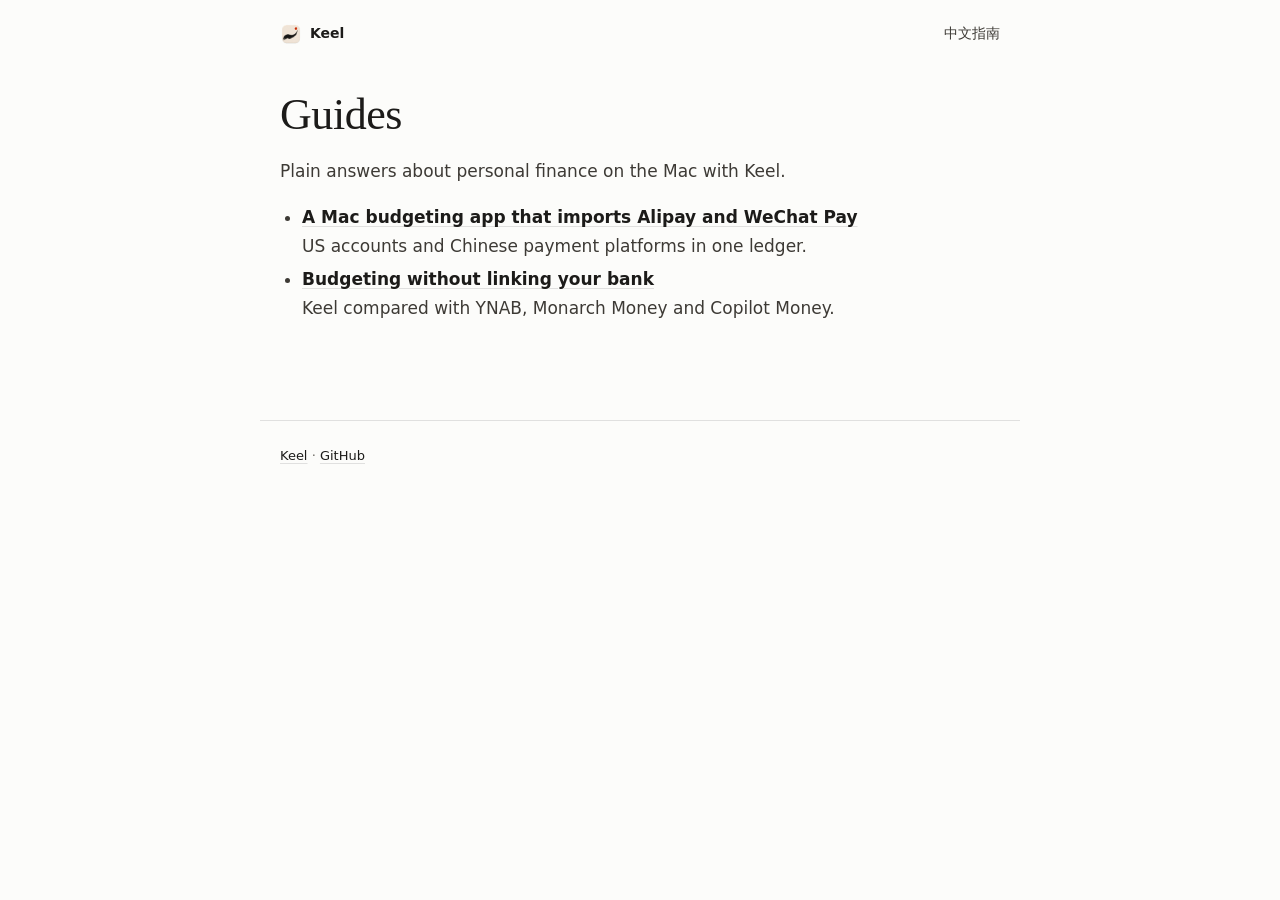
<file: guides/index.html>
<!DOCTYPE html>
<html lang="en">
<head><meta charset="UTF-8" /><meta name="viewport" content="width=device-width, initial-scale=1.0" />
<title>Guides | Keel</title><meta name="description" content="Plain answers about personal finance on the Mac with Keel." />
<link rel="canonical" href="https://keel.entropinia.com/guides/" />
<link rel="alternate" hreflang="en" href="https://keel.entropinia.com/guides/" /><link rel="alternate" hreflang="zh-CN" href="https://keel.entropinia.com/zh/guides/" />
<link rel="icon" href="/img/favicon.png" /><link rel="stylesheet" href="/assets/guide.css" /></head>
<body><header class="top"><a class="brand" href="/"><img src="/img/favicon.png" alt="" width="22" height="22" />Keel</a><nav><a href="/zh/guides/" hreflang="zh-CN">中文指南</a></nav></header>
<main><h1>Guides</h1><p>Plain answers about personal finance on the Mac with Keel.</p><ul><li><a href="/guides/budget-app-alipay-wechat/"><strong>A Mac budgeting app that imports Alipay and WeChat Pay</strong></a><br />US accounts and Chinese payment platforms in one ledger.</li><li><a href="/guides/budgeting-without-bank-login/"><strong>Budgeting without linking your bank</strong></a><br />Keel compared with YNAB, Monarch Money and Copilot Money.</li></ul></main>
<footer><a href="/">Keel</a> · <a href="https://github.com/realAllenSong/Keel" rel="noopener">GitHub</a></footer></body></html>
</file>
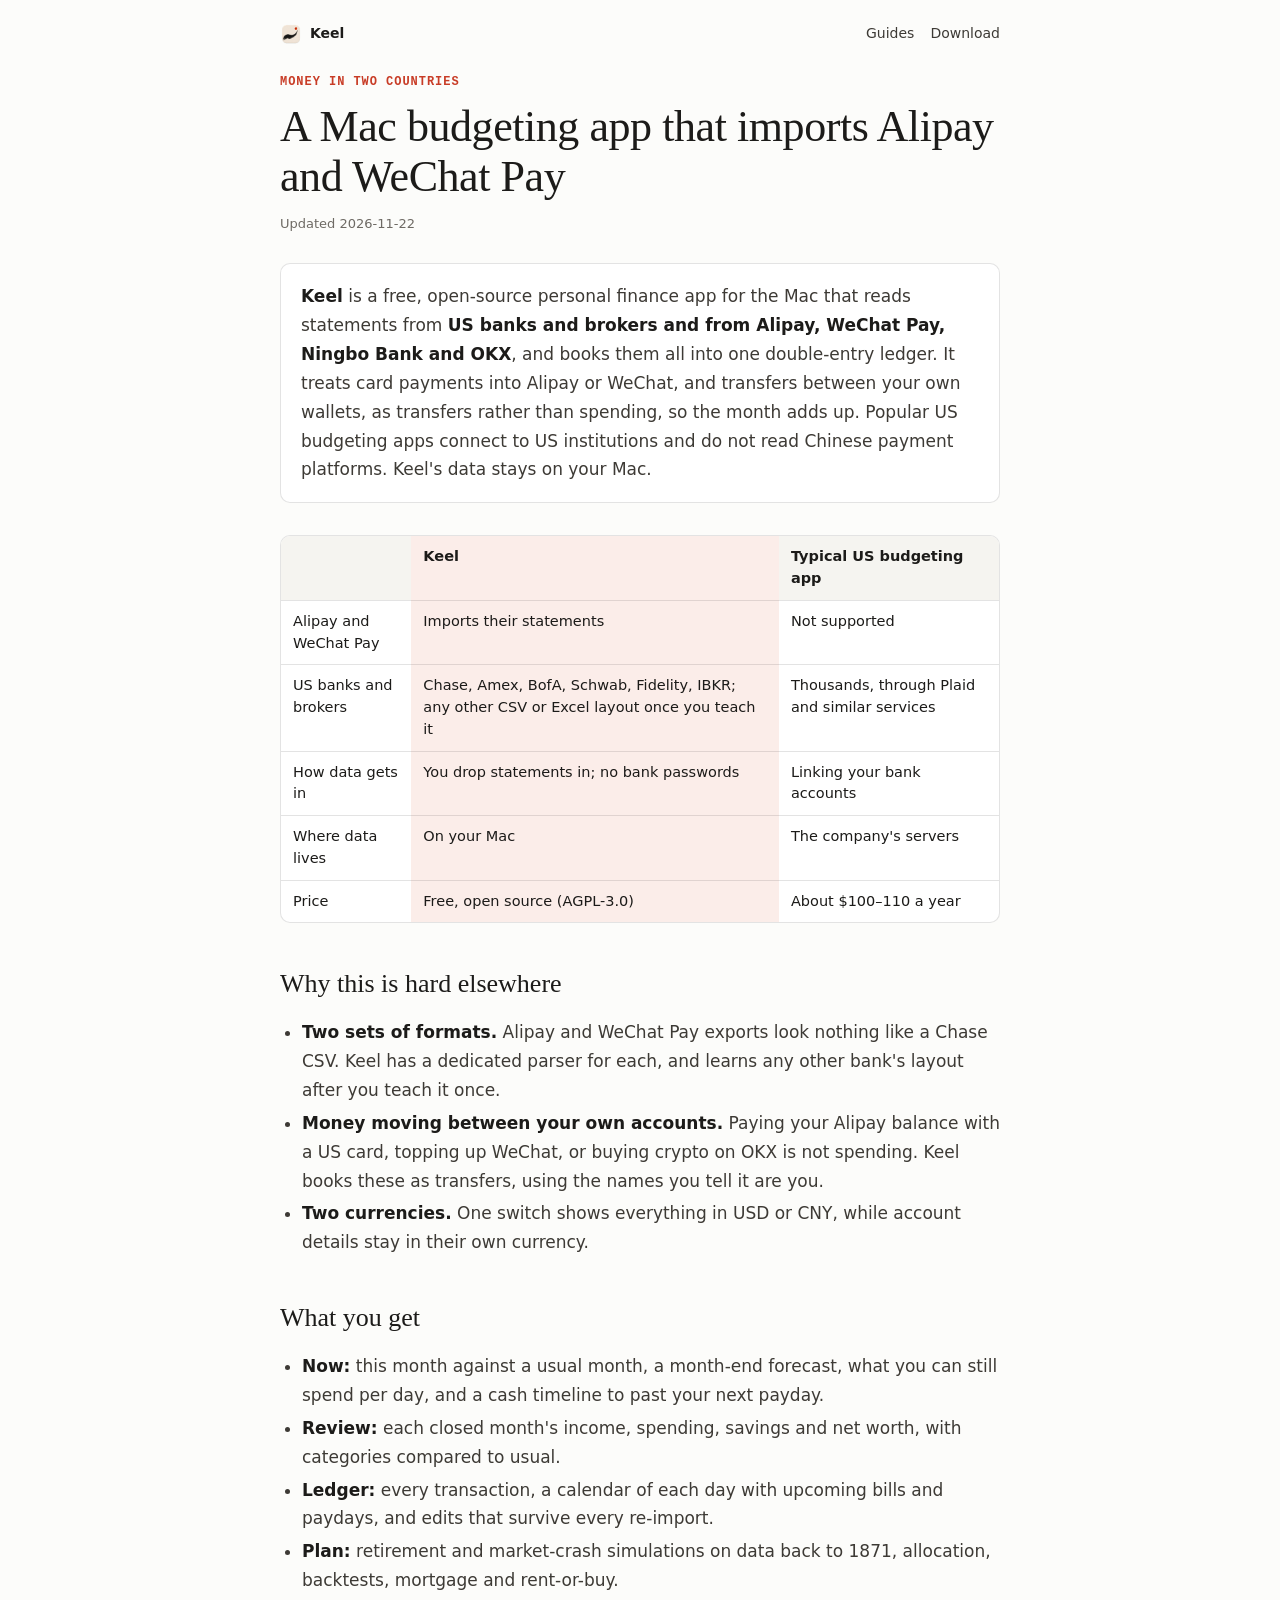
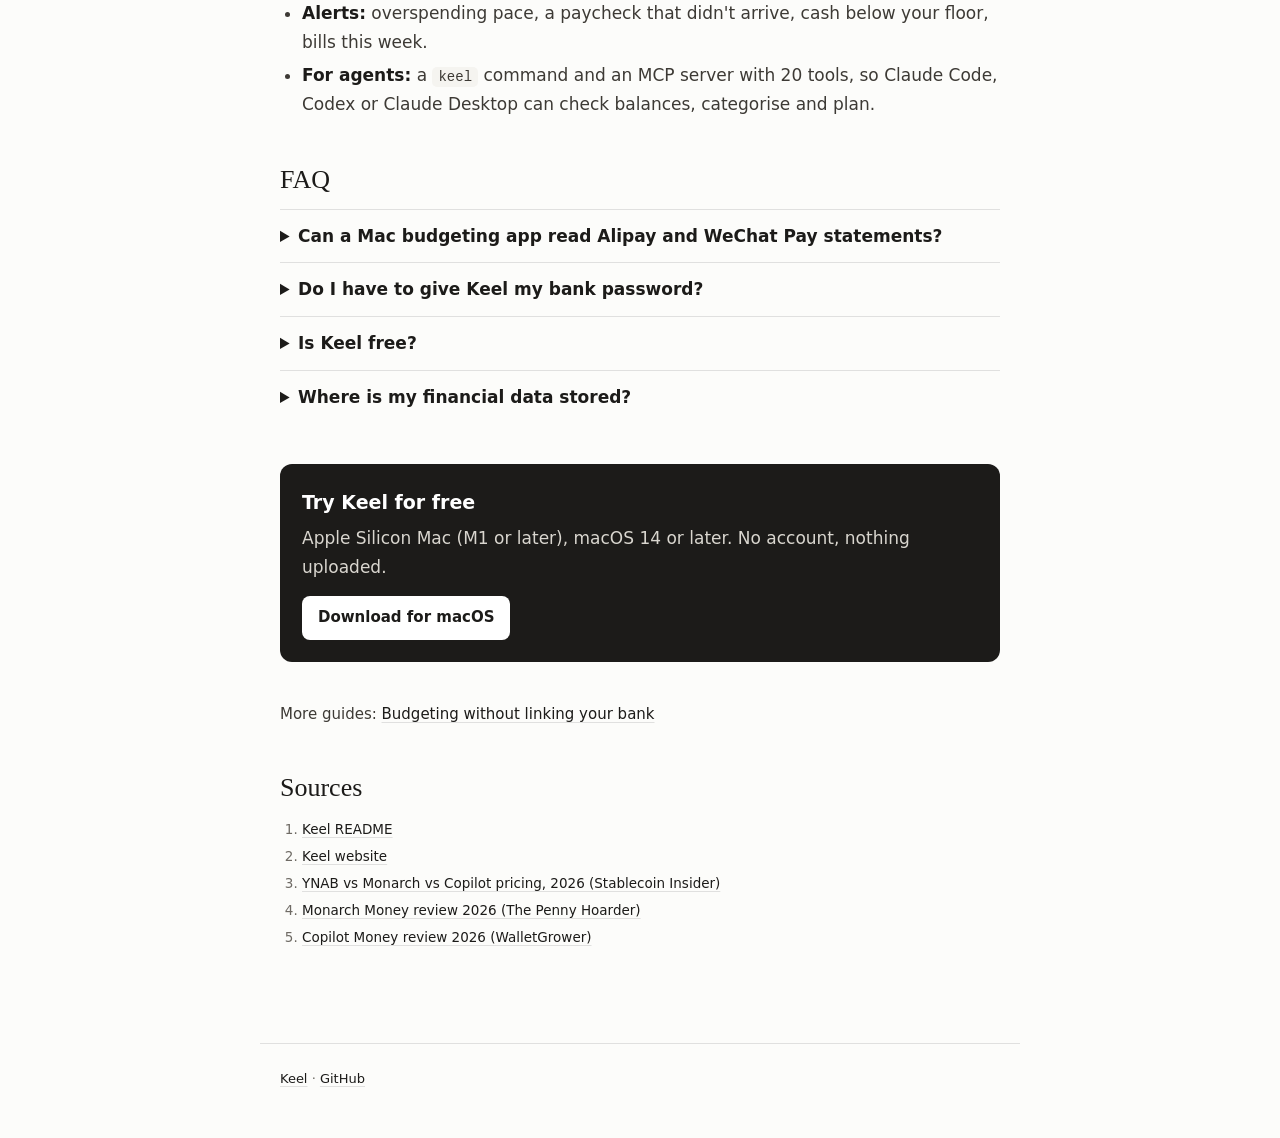
<file: guides/budget-app-alipay-wechat/index.html>
<!DOCTYPE html>
<html lang="en">
<head>
<meta charset="UTF-8" />
<meta name="viewport" content="width=device-width, initial-scale=1.0" />
<title>A Mac budgeting app that imports Alipay and WeChat Pay | Keel</title>
<meta name="description" content="Keel is a free Mac budgeting app that imports statements from US banks and brokers and from Alipay, WeChat Pay and OKX into one double-entry ledger, with your data kept on your Mac." />
<link rel="canonical" href="https://keel.entropinia.com/guides/budget-app-alipay-wechat/" />
<meta name="robots" content="index, follow, max-snippet:-1" />
<meta property="og:type" content="article" />
<meta property="og:url" content="https://keel.entropinia.com/guides/budget-app-alipay-wechat/" />
<meta property="og:title" content="A Mac budgeting app that imports Alipay and WeChat Pay | Keel" />
<meta property="og:description" content="Keel is a free Mac budgeting app that imports statements from US banks and brokers and from Alipay, WeChat Pay and OKX into one double-entry ledger, with your data kept on your Mac." />
<meta property="og:image" content="https://keel.entropinia.com/img/og.png" />
<meta name="twitter:card" content="summary_large_image" />
<link rel="icon" href="/img/favicon.png" />
<link rel="stylesheet" href="/assets/guide.css" />
<script type="application/ld+json">{"@context": "https://schema.org", "@graph": [{"@type": "Article", "headline": "A Mac budgeting app that imports Alipay and WeChat Pay", "description": "Keel is a free Mac budgeting app that imports statements from US banks and brokers and from Alipay, WeChat Pay and OKX into one double-entry ledger, with your data kept on your Mac.", "inLanguage": "en", "datePublished": "2026-11-22", "dateModified": "2026-11-22", "author": {"@type": "Person", "name": "realAllenSong", "url": "https://github.com/realAllenSong"}, "mainEntityOfPage": "https://keel.entropinia.com/guides/budget-app-alipay-wechat/", "about": {"@type": "SoftwareApplication", "name": "Keel", "operatingSystem": "macOS", "url": "https://keel.entropinia.com/", "offers": {"@type": "Offer", "price": "0", "priceCurrency": "USD"}}, "publisher": {"@type": "Organization", "name": "Keel", "url": "https://keel.entropinia.com/"}}, {"@type": "FAQPage", "mainEntity": [{"@type": "Question", "name": "Can a Mac budgeting app read Alipay and WeChat Pay statements?", "acceptedAnswer": {"@type": "Answer", "text": "Keel can. Drop the exported statements in and it books them alongside your US accounts."}}, {"@type": "Question", "name": "Do I have to give Keel my bank password?", "acceptedAnswer": {"@type": "Answer", "text": "No. You import statements; nothing logs in to your bank."}}, {"@type": "Question", "name": "Is Keel free?", "acceptedAnswer": {"@type": "Answer", "text": "Yes. It is free and open source under the AGPL-3.0, with no account and no subscription."}}, {"@type": "Question", "name": "Where is my financial data stored?", "acceptedAnswer": {"@type": "Answer", "text": "On your Mac only. Keel keeps nightly verified backups, optionally in your own iCloud Drive."}}]}, {"@type": "BreadcrumbList", "itemListElement": [{"@type": "ListItem", "position": 1, "name": "Keel", "item": "https://keel.entropinia.com/"}, {"@type": "ListItem", "position": 2, "name": "Guides", "item": "https://keel.entropinia.com/guides/"}, {"@type": "ListItem", "position": 3, "name": "A Mac budgeting app that imports Alipay and WeChat Pay", "item": "https://keel.entropinia.com/guides/budget-app-alipay-wechat/"}]}]}</script>
</head>
<body>
<header class="top"><a class="brand" href="/"><img src="/img/favicon.png" alt="" width="22" height="22" />Keel</a><nav><a href="/guides/">Guides</a><a href="https://github.com/realAllenSong/Keel/releases/latest/download/Keel.dmg" rel="noopener">Download</a></nav></header>
<main>
<div class="kicker">Money in two countries</div>
<h1>A Mac budgeting app that imports Alipay and WeChat Pay</h1>
<div class="meta">Updated <time datetime="2026-11-22">2026-11-22</time></div>
<div class="answer"><p><strong>Keel</strong> is a free, open-source personal finance app for the Mac that reads statements from <strong>US banks and brokers and from Alipay, WeChat Pay, Ningbo Bank and OKX</strong>, and books them all into one double-entry ledger. It treats card payments into Alipay or WeChat, and transfers between your own wallets, as transfers rather than spending, so the month adds up. Popular US budgeting apps connect to US institutions and do not read Chinese payment platforms. Keel's data stays on your Mac.</p></div>
<div class="tbl"><table><thead><tr><th></th><th class=me>Keel</th><th>Typical US budgeting app</th></tr></thead><tbody><tr><td>Alipay and WeChat Pay</td><td class=me>Imports their statements</td><td>Not supported</td></tr><tr><td>US banks and brokers</td><td class=me>Chase, Amex, BofA, Schwab, Fidelity, IBKR; any other CSV or Excel layout once you teach it</td><td>Thousands, through Plaid and similar services</td></tr><tr><td>How data gets in</td><td class=me>You drop statements in; no bank passwords</td><td>Linking your bank accounts</td></tr><tr><td>Where data lives</td><td class=me>On your Mac</td><td>The company's servers</td></tr><tr><td>Price</td><td class=me>Free, open source (AGPL-3.0)</td><td>About $100–110 a year</td></tr></tbody></table></div>
<h2>Why this is hard elsewhere</h2>
<ul>
<li><strong>Two sets of formats.</strong> Alipay and WeChat Pay exports look nothing like a Chase CSV. Keel has a dedicated parser for each, and learns any other bank's layout after you teach it once.</li>
<li><strong>Money moving between your own accounts.</strong> Paying your Alipay balance with a US card, topping up WeChat, or buying crypto on OKX is not spending. Keel books these as transfers, using the names you tell it are you.</li>
<li><strong>Two currencies.</strong> One switch shows everything in USD or CNY, while account details stay in their own currency.</li>
</ul>
<h2>What you get</h2>
<ul>
<li><strong>Now:</strong> this month against a usual month, a month-end forecast, what you can still spend per day, and a cash timeline to past your next payday.</li>
<li><strong>Review:</strong> each closed month's income, spending, savings and net worth, with categories compared to usual.</li>
<li><strong>Ledger:</strong> every transaction, a calendar of each day with upcoming bills and paydays, and edits that survive every re-import.</li>
<li><strong>Plan:</strong> retirement and market-crash simulations on data back to 1871, allocation, backtests, mortgage and rent-or-buy.</li>
<li><strong>Alerts:</strong> overspending pace, a paycheck that didn't arrive, cash below your floor, bills this week.</li>
<li><strong>For agents:</strong> a <code>keel</code> command and an MCP server with 20 tools, so Claude Code, Codex or Claude Desktop can check balances, categorise and plan.</li>
</ul>
<section class="faq"><h2>FAQ</h2><details><summary>Can a Mac budgeting app read Alipay and WeChat Pay statements?</summary><p>Keel can. Drop the exported statements in and it books them alongside your US accounts.</p></details><details><summary>Do I have to give Keel my bank password?</summary><p>No. You import statements; nothing logs in to your bank.</p></details><details><summary>Is Keel free?</summary><p>Yes. It is free and open source under the AGPL-3.0, with no account and no subscription.</p></details><details><summary>Where is my financial data stored?</summary><p>On your Mac only. Keel keeps nightly verified backups, optionally in your own iCloud Drive.</p></details></section>
<div class="cta"><strong>Try Keel for free</strong><p>Apple Silicon Mac (M1 or later), macOS 14 or later. No account, nothing uploaded.</p><a class="btn" href="https://github.com/realAllenSong/Keel/releases/latest/download/Keel.dmg" rel="noopener">Download for macOS</a></div>
<p class="more">More guides: <a href="/guides/budgeting-without-bank-login/">Budgeting without linking your bank</a></p>
<section class="src"><h2>Sources</h2><ol><li><a href="https://github.com/realAllenSong/Keel" rel="noopener">Keel README</a></li><li><a href="https://keel.entropinia.com/" rel="noopener">Keel website</a></li><li><a href="https://stablecoininsider.org/ynab-vs-monarch-vs-copilot/" rel="noopener">YNAB vs Monarch vs Copilot pricing, 2026 (Stablecoin Insider)</a></li><li><a href="https://www.thepennyhoarder.com/budgeting/monarch-money-review/" rel="noopener">Monarch Money review 2026 (The Penny Hoarder)</a></li><li><a href="https://walletgrower.com/blog/copilot-money-review-2026" rel="noopener">Copilot Money review 2026 (WalletGrower)</a></li></ol></section>
</main>
<footer><a href="/">Keel</a> · <a href="https://github.com/realAllenSong/Keel" rel="noopener">GitHub</a></footer>
</body>
</html>
</file>
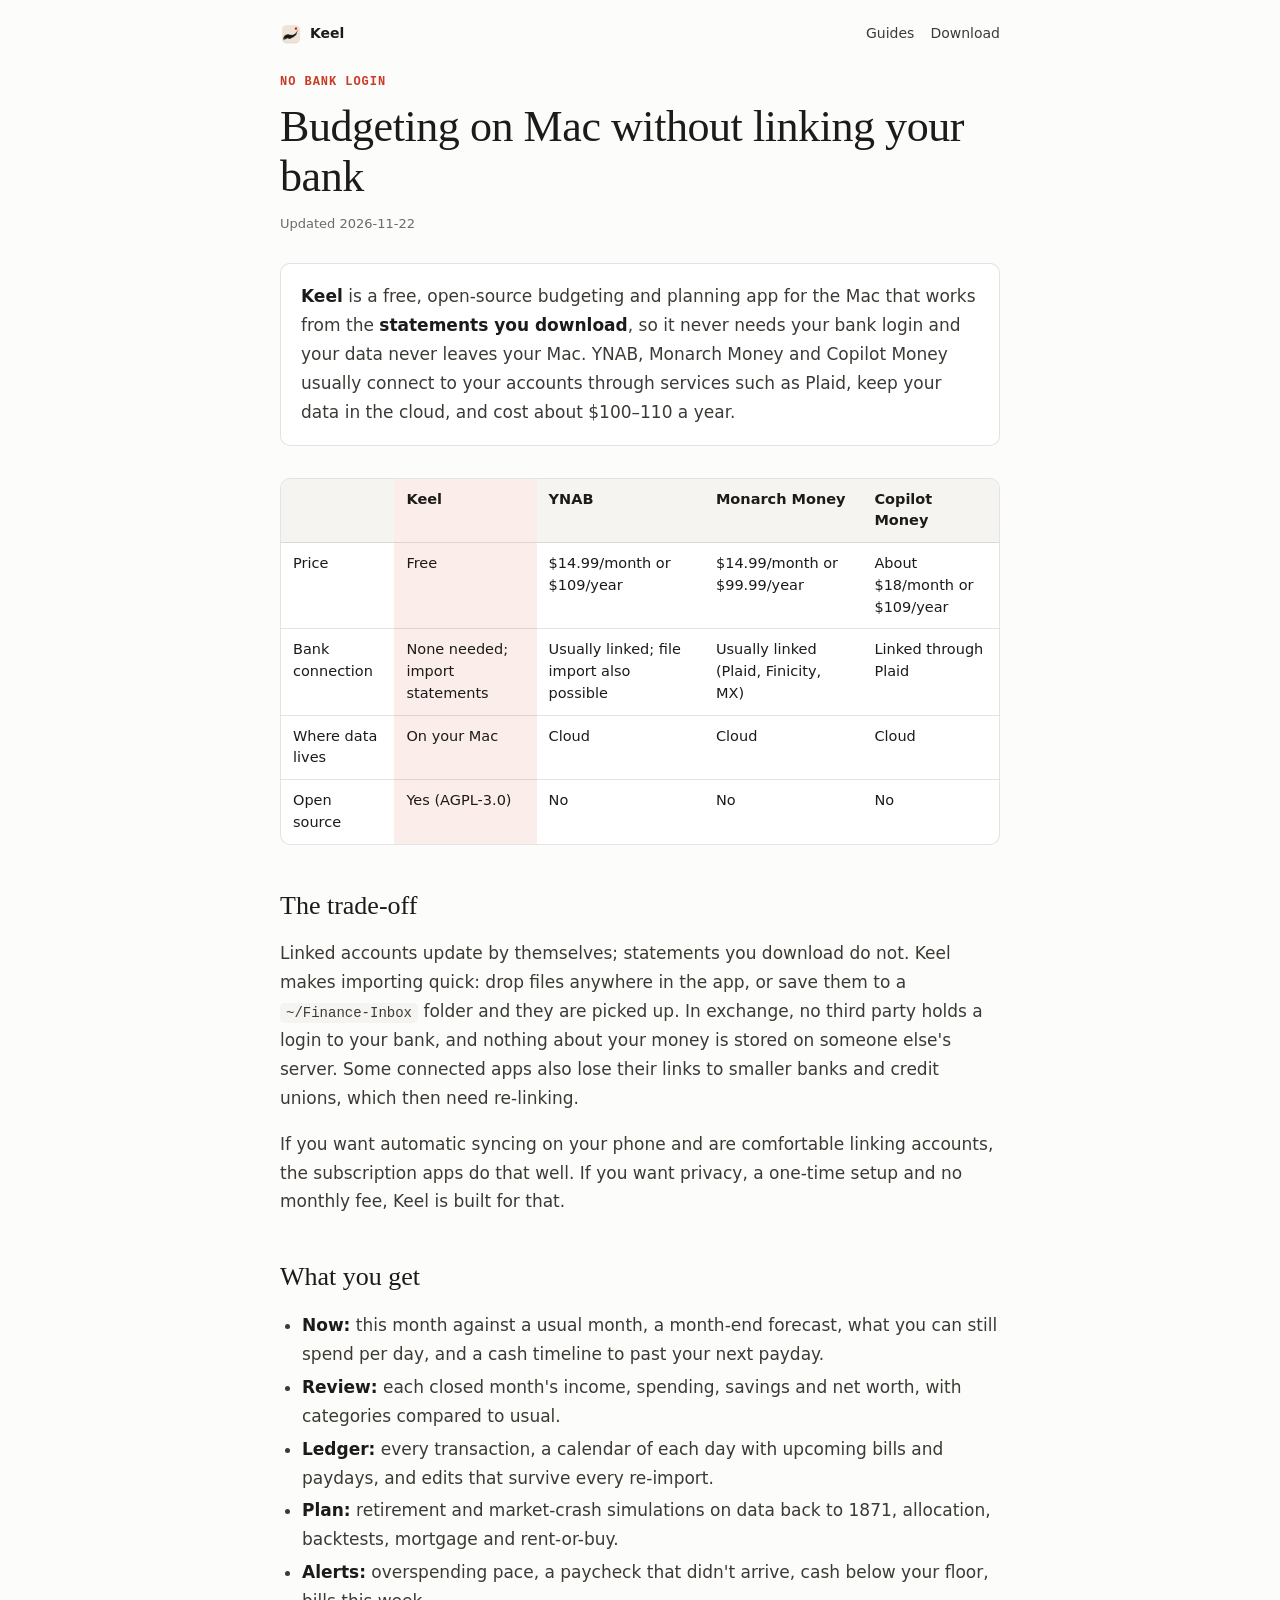
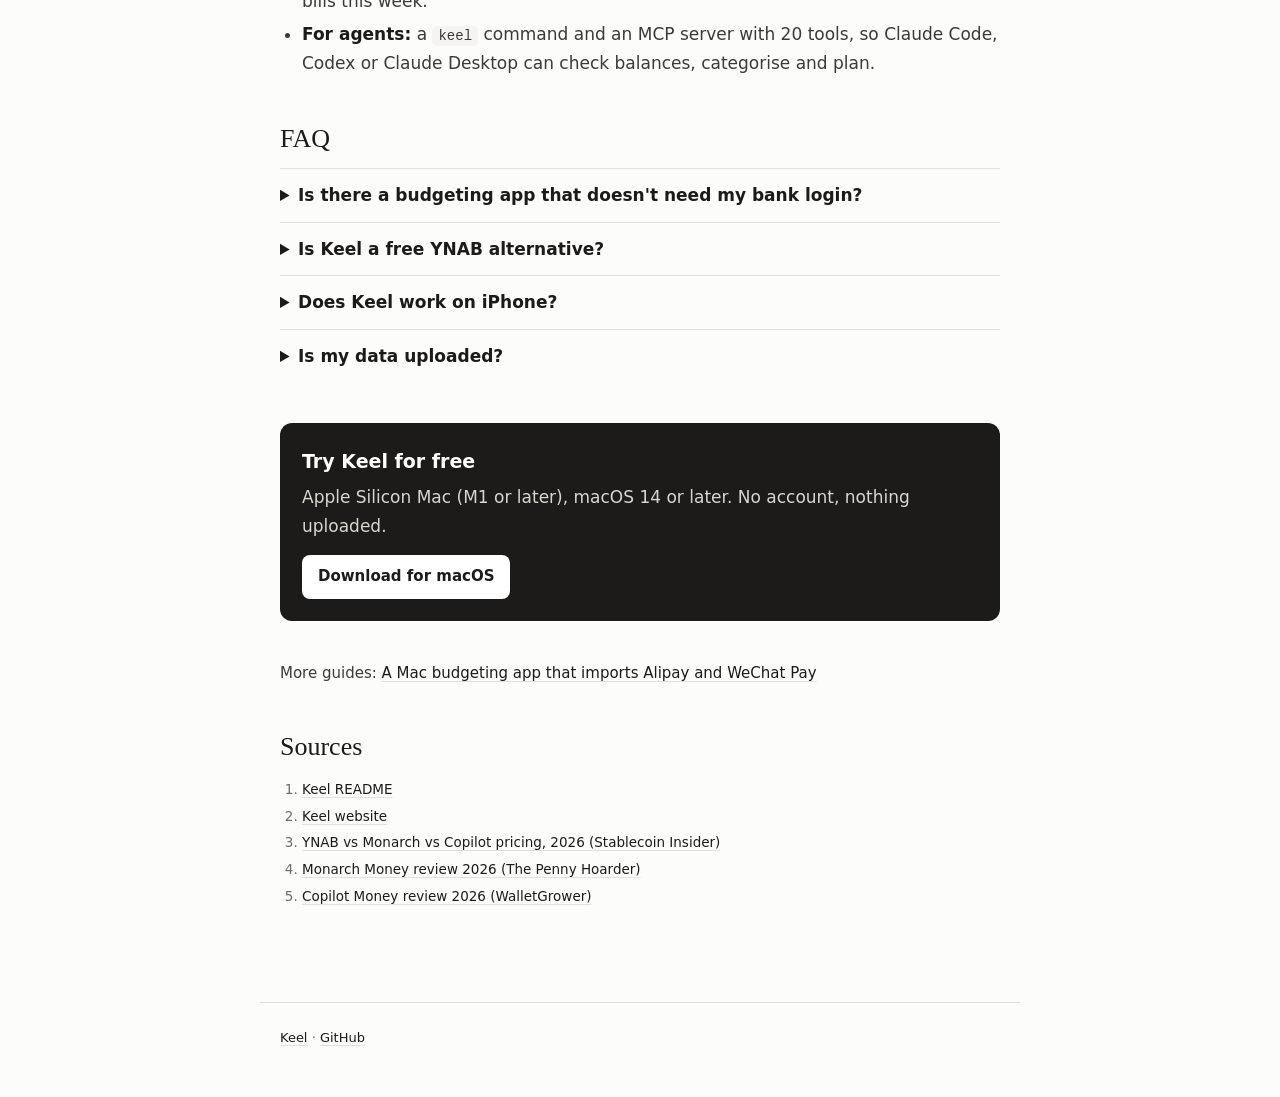
<file: guides/budgeting-without-bank-login/index.html>
<!DOCTYPE html>
<html lang="en">
<head>
<meta charset="UTF-8" />
<meta name="viewport" content="width=device-width, initial-scale=1.0" />
<title>Budgeting on Mac without linking your bank: Keel vs YNAB, Monarch and Copilot | Keel</title>
<meta name="description" content="Keel is a free Mac budgeting app that works from your statements instead of your bank login. How it compares with YNAB, Monarch Money and Copilot Money on price, privacy and features." />
<link rel="canonical" href="https://keel.entropinia.com/guides/budgeting-without-bank-login/" />
<meta name="robots" content="index, follow, max-snippet:-1" />
<meta property="og:type" content="article" />
<meta property="og:url" content="https://keel.entropinia.com/guides/budgeting-without-bank-login/" />
<meta property="og:title" content="Budgeting on Mac without linking your bank: Keel vs YNAB, Monarch and Copilot | Keel" />
<meta property="og:description" content="Keel is a free Mac budgeting app that works from your statements instead of your bank login. How it compares with YNAB, Monarch Money and Copilot Money on price, privacy and features." />
<meta property="og:image" content="https://keel.entropinia.com/img/og.png" />
<meta name="twitter:card" content="summary_large_image" />
<link rel="icon" href="/img/favicon.png" />
<link rel="stylesheet" href="/assets/guide.css" />
<script type="application/ld+json">{"@context": "https://schema.org", "@graph": [{"@type": "Article", "headline": "Budgeting on Mac without linking your bank", "description": "Keel is a free Mac budgeting app that works from your statements instead of your bank login. How it compares with YNAB, Monarch Money and Copilot Money on price, privacy and features.", "inLanguage": "en", "datePublished": "2026-11-22", "dateModified": "2026-11-22", "author": {"@type": "Person", "name": "realAllenSong", "url": "https://github.com/realAllenSong"}, "mainEntityOfPage": "https://keel.entropinia.com/guides/budgeting-without-bank-login/", "about": {"@type": "SoftwareApplication", "name": "Keel", "operatingSystem": "macOS", "url": "https://keel.entropinia.com/", "offers": {"@type": "Offer", "price": "0", "priceCurrency": "USD"}}, "publisher": {"@type": "Organization", "name": "Keel", "url": "https://keel.entropinia.com/"}}, {"@type": "FAQPage", "mainEntity": [{"@type": "Question", "name": "Is there a budgeting app that doesn't need my bank login?", "acceptedAnswer": {"@type": "Answer", "text": "Yes. Keel works from the statements you download from your bank, so it never asks for your bank credentials."}}, {"@type": "Question", "name": "Is Keel a free YNAB alternative?", "acceptedAnswer": {"@type": "Answer", "text": "For Mac users, yes. It covers budgeting, cash forecasting and retirement planning for free, without linking your accounts."}}, {"@type": "Question", "name": "Does Keel work on iPhone?", "acceptedAnswer": {"@type": "Answer", "text": "No. Keel is a Mac app."}}, {"@type": "Question", "name": "Is my data uploaded?", "acceptedAnswer": {"@type": "Answer", "text": "No. Everything stays on your Mac."}}]}, {"@type": "BreadcrumbList", "itemListElement": [{"@type": "ListItem", "position": 1, "name": "Keel", "item": "https://keel.entropinia.com/"}, {"@type": "ListItem", "position": 2, "name": "Guides", "item": "https://keel.entropinia.com/guides/"}, {"@type": "ListItem", "position": 3, "name": "Budgeting on Mac without linking your bank", "item": "https://keel.entropinia.com/guides/budgeting-without-bank-login/"}]}]}</script>
</head>
<body>
<header class="top"><a class="brand" href="/"><img src="/img/favicon.png" alt="" width="22" height="22" />Keel</a><nav><a href="/guides/">Guides</a><a href="https://github.com/realAllenSong/Keel/releases/latest/download/Keel.dmg" rel="noopener">Download</a></nav></header>
<main>
<div class="kicker">No bank login</div>
<h1>Budgeting on Mac without linking your bank</h1>
<div class="meta">Updated <time datetime="2026-11-22">2026-11-22</time></div>
<div class="answer"><p><strong>Keel</strong> is a free, open-source budgeting and planning app for the Mac that works from the <strong>statements you download</strong>, so it never needs your bank login and your data never leaves your Mac. YNAB, Monarch Money and Copilot Money usually connect to your accounts through services such as Plaid, keep your data in the cloud, and cost about $100–110 a year.</p></div>
<div class="tbl"><table><thead><tr><th></th><th class=me>Keel</th><th>YNAB</th><th>Monarch Money</th><th>Copilot Money</th></tr></thead><tbody><tr><td>Price</td><td class=me>Free</td><td>$14.99/month or $109/year</td><td>$14.99/month or $99.99/year</td><td>About $18/month or $109/year</td></tr><tr><td>Bank connection</td><td class=me>None needed; import statements</td><td>Usually linked; file import also possible</td><td>Usually linked (Plaid, Finicity, MX)</td><td>Linked through Plaid</td></tr><tr><td>Where data lives</td><td class=me>On your Mac</td><td>Cloud</td><td>Cloud</td><td>Cloud</td></tr><tr><td>Open source</td><td class=me>Yes (AGPL-3.0)</td><td>No</td><td>No</td><td>No</td></tr></tbody></table></div>
<h2>The trade-off</h2>
<p>Linked accounts update by themselves; statements you download do not. Keel makes importing quick: drop files anywhere in the app, or save them to a <code>~/Finance-Inbox</code> folder and they are picked up. In exchange, no third party holds a login to your bank, and nothing about your money is stored on someone else's server. Some connected apps also lose their links to smaller banks and credit unions, which then need re-linking.</p>
<p>If you want automatic syncing on your phone and are comfortable linking accounts, the subscription apps do that well. If you want privacy, a one-time setup and no monthly fee, Keel is built for that.</p>
<h2>What you get</h2>
<ul>
<li><strong>Now:</strong> this month against a usual month, a month-end forecast, what you can still spend per day, and a cash timeline to past your next payday.</li>
<li><strong>Review:</strong> each closed month's income, spending, savings and net worth, with categories compared to usual.</li>
<li><strong>Ledger:</strong> every transaction, a calendar of each day with upcoming bills and paydays, and edits that survive every re-import.</li>
<li><strong>Plan:</strong> retirement and market-crash simulations on data back to 1871, allocation, backtests, mortgage and rent-or-buy.</li>
<li><strong>Alerts:</strong> overspending pace, a paycheck that didn't arrive, cash below your floor, bills this week.</li>
<li><strong>For agents:</strong> a <code>keel</code> command and an MCP server with 20 tools, so Claude Code, Codex or Claude Desktop can check balances, categorise and plan.</li>
</ul>
<section class="faq"><h2>FAQ</h2><details><summary>Is there a budgeting app that doesn&#x27;t need my bank login?</summary><p>Yes. Keel works from the statements you download from your bank, so it never asks for your bank credentials.</p></details><details><summary>Is Keel a free YNAB alternative?</summary><p>For Mac users, yes. It covers budgeting, cash forecasting and retirement planning for free, without linking your accounts.</p></details><details><summary>Does Keel work on iPhone?</summary><p>No. Keel is a Mac app.</p></details><details><summary>Is my data uploaded?</summary><p>No. Everything stays on your Mac.</p></details></section>
<div class="cta"><strong>Try Keel for free</strong><p>Apple Silicon Mac (M1 or later), macOS 14 or later. No account, nothing uploaded.</p><a class="btn" href="https://github.com/realAllenSong/Keel/releases/latest/download/Keel.dmg" rel="noopener">Download for macOS</a></div>
<p class="more">More guides: <a href="/guides/budget-app-alipay-wechat/">A Mac budgeting app that imports Alipay and WeChat Pay</a></p>
<section class="src"><h2>Sources</h2><ol><li><a href="https://github.com/realAllenSong/Keel" rel="noopener">Keel README</a></li><li><a href="https://keel.entropinia.com/" rel="noopener">Keel website</a></li><li><a href="https://stablecoininsider.org/ynab-vs-monarch-vs-copilot/" rel="noopener">YNAB vs Monarch vs Copilot pricing, 2026 (Stablecoin Insider)</a></li><li><a href="https://www.thepennyhoarder.com/budgeting/monarch-money-review/" rel="noopener">Monarch Money review 2026 (The Penny Hoarder)</a></li><li><a href="https://walletgrower.com/blog/copilot-money-review-2026" rel="noopener">Copilot Money review 2026 (WalletGrower)</a></li></ol></section>
</main>
<footer><a href="/">Keel</a> · <a href="https://github.com/realAllenSong/Keel" rel="noopener">GitHub</a></footer>
</body>
</html>
</file>
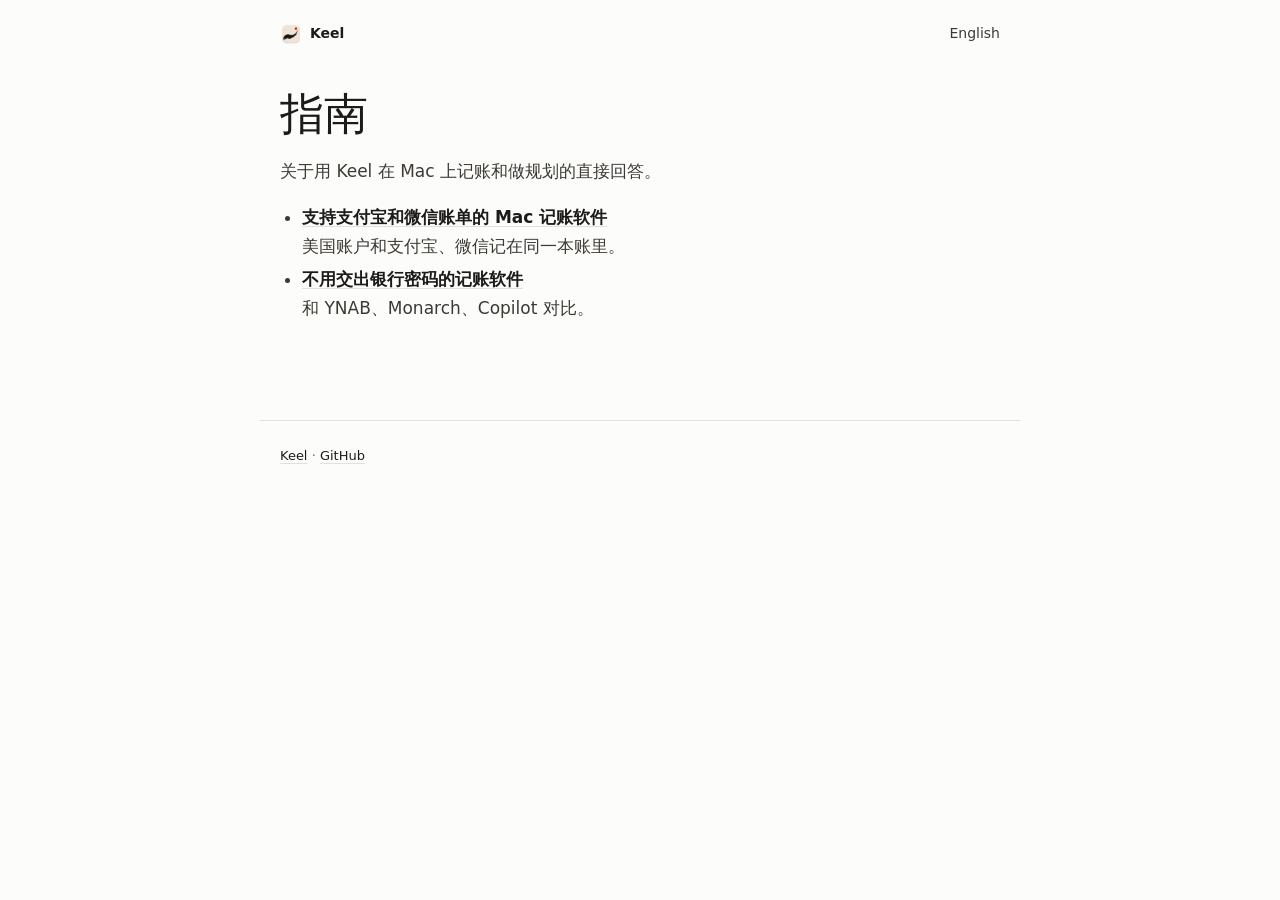
<file: zh/guides/index.html>
<!DOCTYPE html>
<html lang="zh-CN">
<head><meta charset="UTF-8" /><meta name="viewport" content="width=device-width, initial-scale=1.0" />
<title>指南 | Keel 龙骨</title><meta name="description" content="关于用 Keel 在 Mac 上记账和做规划的直接回答。" />
<link rel="canonical" href="https://keel.entropinia.com/zh/guides/" />
<link rel="alternate" hreflang="en" href="https://keel.entropinia.com/guides/" /><link rel="alternate" hreflang="zh-CN" href="https://keel.entropinia.com/zh/guides/" />
<link rel="icon" href="/img/favicon.png" /><link rel="stylesheet" href="/assets/guide.css" /></head>
<body><header class="top"><a class="brand" href="/"><img src="/img/favicon.png" alt="" width="22" height="22" />Keel</a><nav><a href="/guides/" hreflang="en">English</a></nav></header>
<main><h1>指南</h1><p>关于用 Keel 在 Mac 上记账和做规划的直接回答。</p><ul><li><a href="/zh/guides/alipay-wechat-mac-budget/"><strong>支持支付宝和微信账单的 Mac 记账软件</strong></a><br />美国账户和支付宝、微信记在同一本账里。</li><li><a href="/zh/guides/no-bank-login-budget/"><strong>不用交出银行密码的记账软件</strong></a><br />和 YNAB、Monarch、Copilot 对比。</li></ul></main>
<footer><a href="/">Keel</a> · <a href="https://github.com/realAllenSong/Keel" rel="noopener">GitHub</a></footer></body></html>
</file>
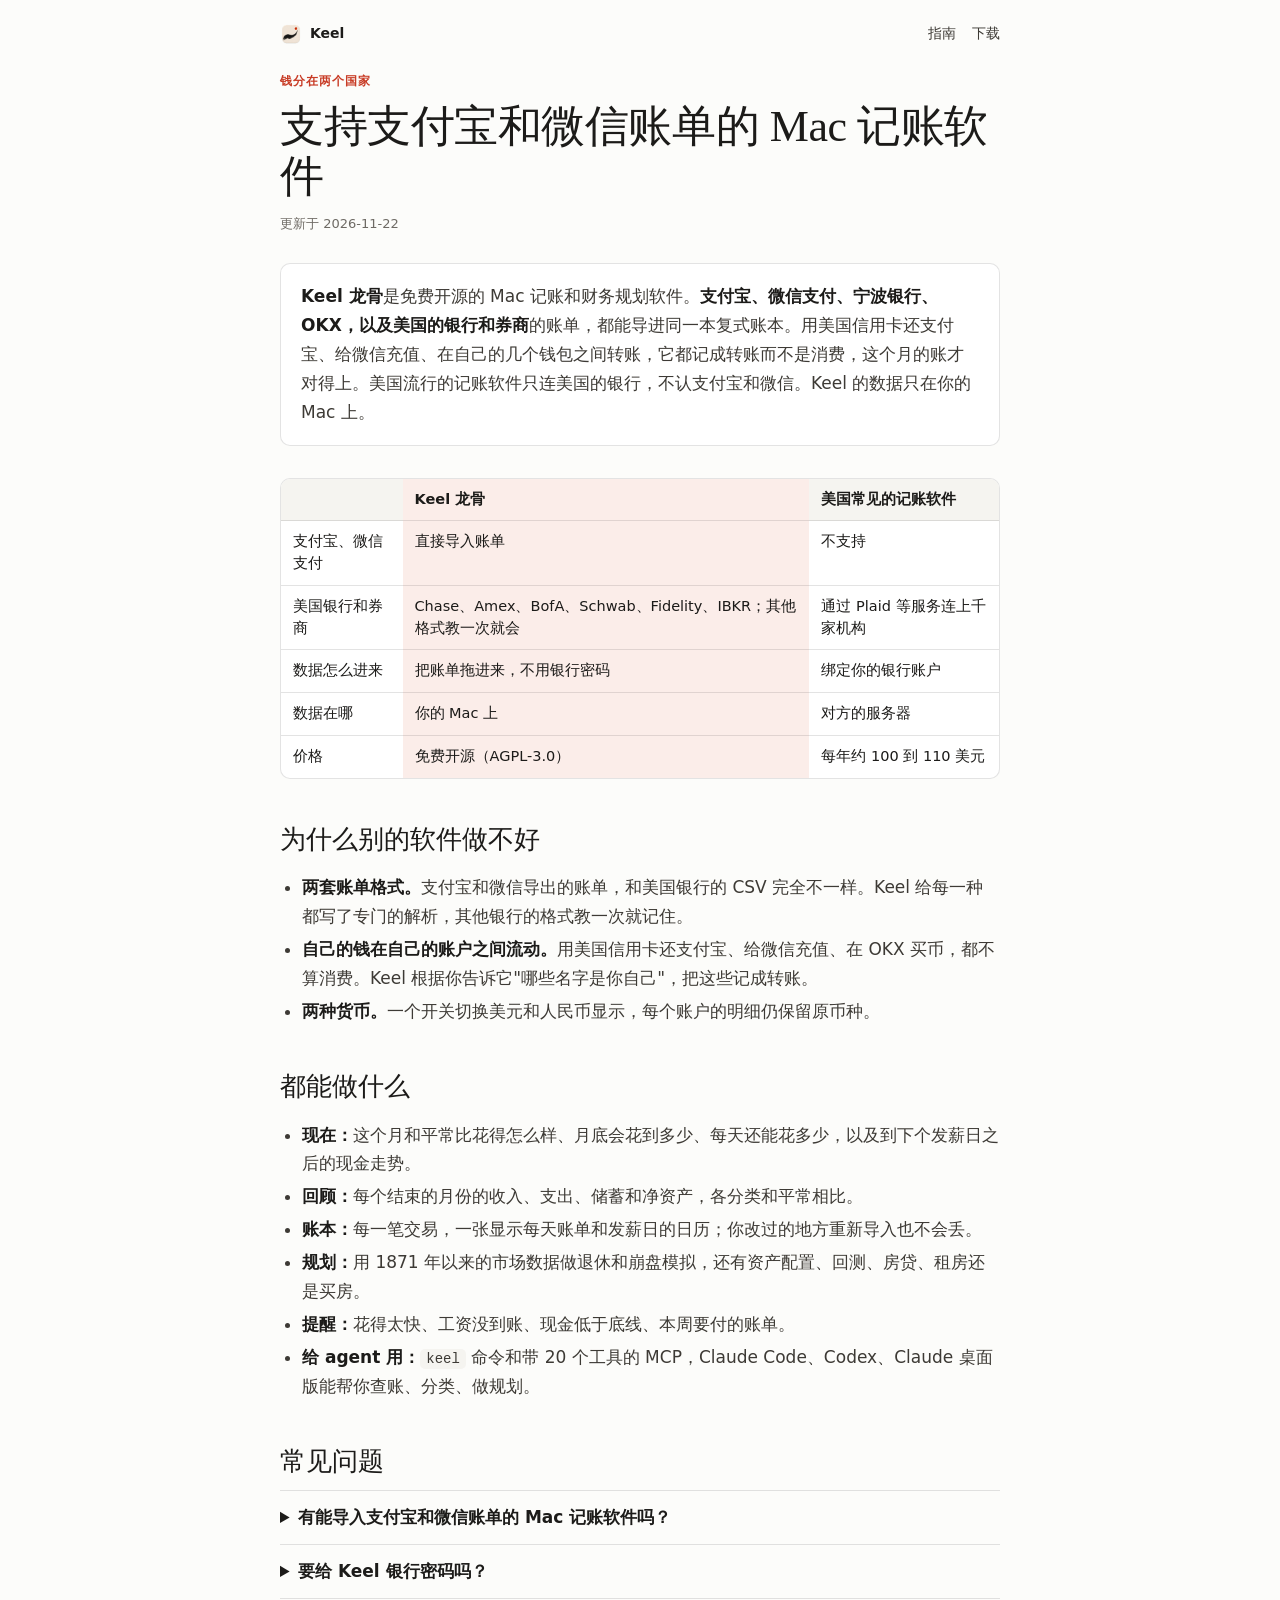
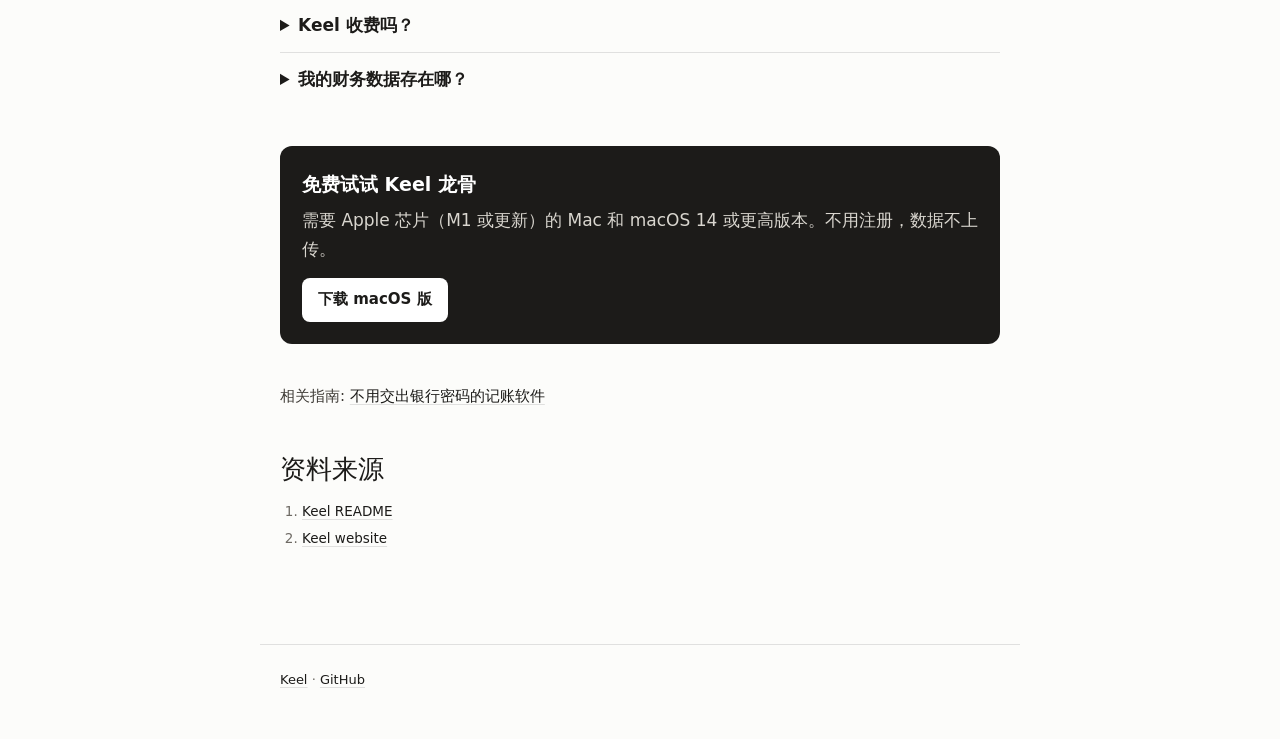
<file: zh/guides/alipay-wechat-mac-budget/index.html>
<!DOCTYPE html>
<html lang="zh-CN">
<head>
<meta charset="UTF-8" />
<meta name="viewport" content="width=device-width, initial-scale=1.0" />
<title>支持支付宝和微信账单的 Mac 记账软件：Keel 龙骨</title>
<meta name="description" content="Keel 龙骨是免费开源的 Mac 记账软件，支付宝、微信支付、宁波银行、OKX 和美国银行券商的账单都能导入同一本复式账本，数据只在你的 Mac 上。" />
<link rel="canonical" href="https://keel.entropinia.com/zh/guides/alipay-wechat-mac-budget/" />
<meta name="robots" content="index, follow, max-snippet:-1" />
<meta property="og:type" content="article" />
<meta property="og:url" content="https://keel.entropinia.com/zh/guides/alipay-wechat-mac-budget/" />
<meta property="og:title" content="支持支付宝和微信账单的 Mac 记账软件：Keel 龙骨" />
<meta property="og:description" content="Keel 龙骨是免费开源的 Mac 记账软件，支付宝、微信支付、宁波银行、OKX 和美国银行券商的账单都能导入同一本复式账本，数据只在你的 Mac 上。" />
<meta property="og:image" content="https://keel.entropinia.com/img/og.png" />
<meta name="twitter:card" content="summary_large_image" />
<link rel="icon" href="/img/favicon.png" />
<link rel="stylesheet" href="/assets/guide.css" />
<script type="application/ld+json">{"@context": "https://schema.org", "@graph": [{"@type": "Article", "headline": "支持支付宝和微信账单的 Mac 记账软件", "description": "Keel 龙骨是免费开源的 Mac 记账软件，支付宝、微信支付、宁波银行、OKX 和美国银行券商的账单都能导入同一本复式账本，数据只在你的 Mac 上。", "inLanguage": "zh-CN", "datePublished": "2026-11-22", "dateModified": "2026-11-22", "author": {"@type": "Person", "name": "realAllenSong", "url": "https://github.com/realAllenSong"}, "mainEntityOfPage": "https://keel.entropinia.com/zh/guides/alipay-wechat-mac-budget/", "about": {"@type": "SoftwareApplication", "name": "Keel", "operatingSystem": "macOS", "url": "https://keel.entropinia.com/", "offers": {"@type": "Offer", "price": "0", "priceCurrency": "USD"}}, "publisher": {"@type": "Organization", "name": "Keel", "url": "https://keel.entropinia.com/"}}, {"@type": "FAQPage", "mainEntity": [{"@type": "Question", "name": "有能导入支付宝和微信账单的 Mac 记账软件吗？", "acceptedAnswer": {"@type": "Answer", "text": "Keel 可以。把导出的账单拖进来，它会和你的美国账户记在同一本账里。"}}, {"@type": "Question", "name": "要给 Keel 银行密码吗？", "acceptedAnswer": {"@type": "Answer", "text": "不用。你导入的是账单，Keel 不会登录你的银行。"}}, {"@type": "Question", "name": "Keel 收费吗？", "acceptedAnswer": {"@type": "Answer", "text": "免费，以 AGPL-3.0 开源，不用注册，没有订阅。"}}, {"@type": "Question", "name": "我的财务数据存在哪？", "acceptedAnswer": {"@type": "Answer", "text": "只在你的 Mac 上。Keel 每晚自动做校验过的备份，也可以放到你自己的 iCloud 云盘。"}}]}, {"@type": "BreadcrumbList", "itemListElement": [{"@type": "ListItem", "position": 1, "name": "Keel", "item": "https://keel.entropinia.com/"}, {"@type": "ListItem", "position": 2, "name": "指南", "item": "https://keel.entropinia.com/zh/guides/"}, {"@type": "ListItem", "position": 3, "name": "支持支付宝和微信账单的 Mac 记账软件", "item": "https://keel.entropinia.com/zh/guides/alipay-wechat-mac-budget/"}]}]}</script>
</head>
<body>
<header class="top"><a class="brand" href="/"><img src="/img/favicon.png" alt="" width="22" height="22" />Keel</a><nav><a href="/zh/guides/">指南</a><a href="https://github.com/realAllenSong/Keel/releases/latest/download/Keel.dmg" rel="noopener">下载</a></nav></header>
<main>
<div class="kicker">钱分在两个国家</div>
<h1>支持支付宝和微信账单的 Mac 记账软件</h1>
<div class="meta">更新于 <time datetime="2026-11-22">2026-11-22</time></div>
<div class="answer"><p><strong>Keel 龙骨</strong>是免费开源的 Mac 记账和财务规划软件。<strong>支付宝、微信支付、宁波银行、OKX，以及美国的银行和券商</strong>的账单，都能导进同一本复式账本。用美国信用卡还支付宝、给微信充值、在自己的几个钱包之间转账，它都记成转账而不是消费，这个月的账才对得上。美国流行的记账软件只连美国的银行，不认支付宝和微信。Keel 的数据只在你的 Mac 上。</p></div>
<div class="tbl"><table><thead><tr><th></th><th class=me>Keel 龙骨</th><th>美国常见的记账软件</th></tr></thead><tbody><tr><td>支付宝、微信支付</td><td class=me>直接导入账单</td><td>不支持</td></tr><tr><td>美国银行和券商</td><td class=me>Chase、Amex、BofA、Schwab、Fidelity、IBKR；其他格式教一次就会</td><td>通过 Plaid 等服务连上千家机构</td></tr><tr><td>数据怎么进来</td><td class=me>把账单拖进来，不用银行密码</td><td>绑定你的银行账户</td></tr><tr><td>数据在哪</td><td class=me>你的 Mac 上</td><td>对方的服务器</td></tr><tr><td>价格</td><td class=me>免费开源（AGPL-3.0）</td><td>每年约 100 到 110 美元</td></tr></tbody></table></div>
<h2>为什么别的软件做不好</h2>
<ul>
<li><strong>两套账单格式。</strong>支付宝和微信导出的账单，和美国银行的 CSV 完全不一样。Keel 给每一种都写了专门的解析，其他银行的格式教一次就记住。</li>
<li><strong>自己的钱在自己的账户之间流动。</strong>用美国信用卡还支付宝、给微信充值、在 OKX 买币，都不算消费。Keel 根据你告诉它"哪些名字是你自己"，把这些记成转账。</li>
<li><strong>两种货币。</strong>一个开关切换美元和人民币显示，每个账户的明细仍保留原币种。</li>
</ul>
<h2>都能做什么</h2>
<ul>
<li><strong>现在：</strong>这个月和平常比花得怎么样、月底会花到多少、每天还能花多少，以及到下个发薪日之后的现金走势。</li>
<li><strong>回顾：</strong>每个结束的月份的收入、支出、储蓄和净资产，各分类和平常相比。</li>
<li><strong>账本：</strong>每一笔交易，一张显示每天账单和发薪日的日历；你改过的地方重新导入也不会丢。</li>
<li><strong>规划：</strong>用 1871 年以来的市场数据做退休和崩盘模拟，还有资产配置、回测、房贷、租房还是买房。</li>
<li><strong>提醒：</strong>花得太快、工资没到账、现金低于底线、本周要付的账单。</li>
<li><strong>给 agent 用：</strong><code>keel</code> 命令和带 20 个工具的 MCP，Claude Code、Codex、Claude 桌面版能帮你查账、分类、做规划。</li>
</ul>
<section class="faq"><h2>常见问题</h2><details><summary>有能导入支付宝和微信账单的 Mac 记账软件吗？</summary><p>Keel 可以。把导出的账单拖进来，它会和你的美国账户记在同一本账里。</p></details><details><summary>要给 Keel 银行密码吗？</summary><p>不用。你导入的是账单，Keel 不会登录你的银行。</p></details><details><summary>Keel 收费吗？</summary><p>免费，以 AGPL-3.0 开源，不用注册，没有订阅。</p></details><details><summary>我的财务数据存在哪？</summary><p>只在你的 Mac 上。Keel 每晚自动做校验过的备份，也可以放到你自己的 iCloud 云盘。</p></details></section>
<div class="cta"><strong>免费试试 Keel 龙骨</strong><p>需要 Apple 芯片（M1 或更新）的 Mac 和 macOS 14 或更高版本。不用注册，数据不上传。</p><a class="btn" href="https://github.com/realAllenSong/Keel/releases/latest/download/Keel.dmg" rel="noopener">下载 macOS 版</a></div>
<p class="more">相关指南: <a href="/zh/guides/no-bank-login-budget/">不用交出银行密码的记账软件</a></p>
<section class="src"><h2>资料来源</h2><ol><li><a href="https://github.com/realAllenSong/Keel" rel="noopener">Keel README</a></li><li><a href="https://keel.entropinia.com/" rel="noopener">Keel website</a></li></ol></section>
</main>
<footer><a href="/">Keel</a> · <a href="https://github.com/realAllenSong/Keel" rel="noopener">GitHub</a></footer>
</body>
</html>
</file>
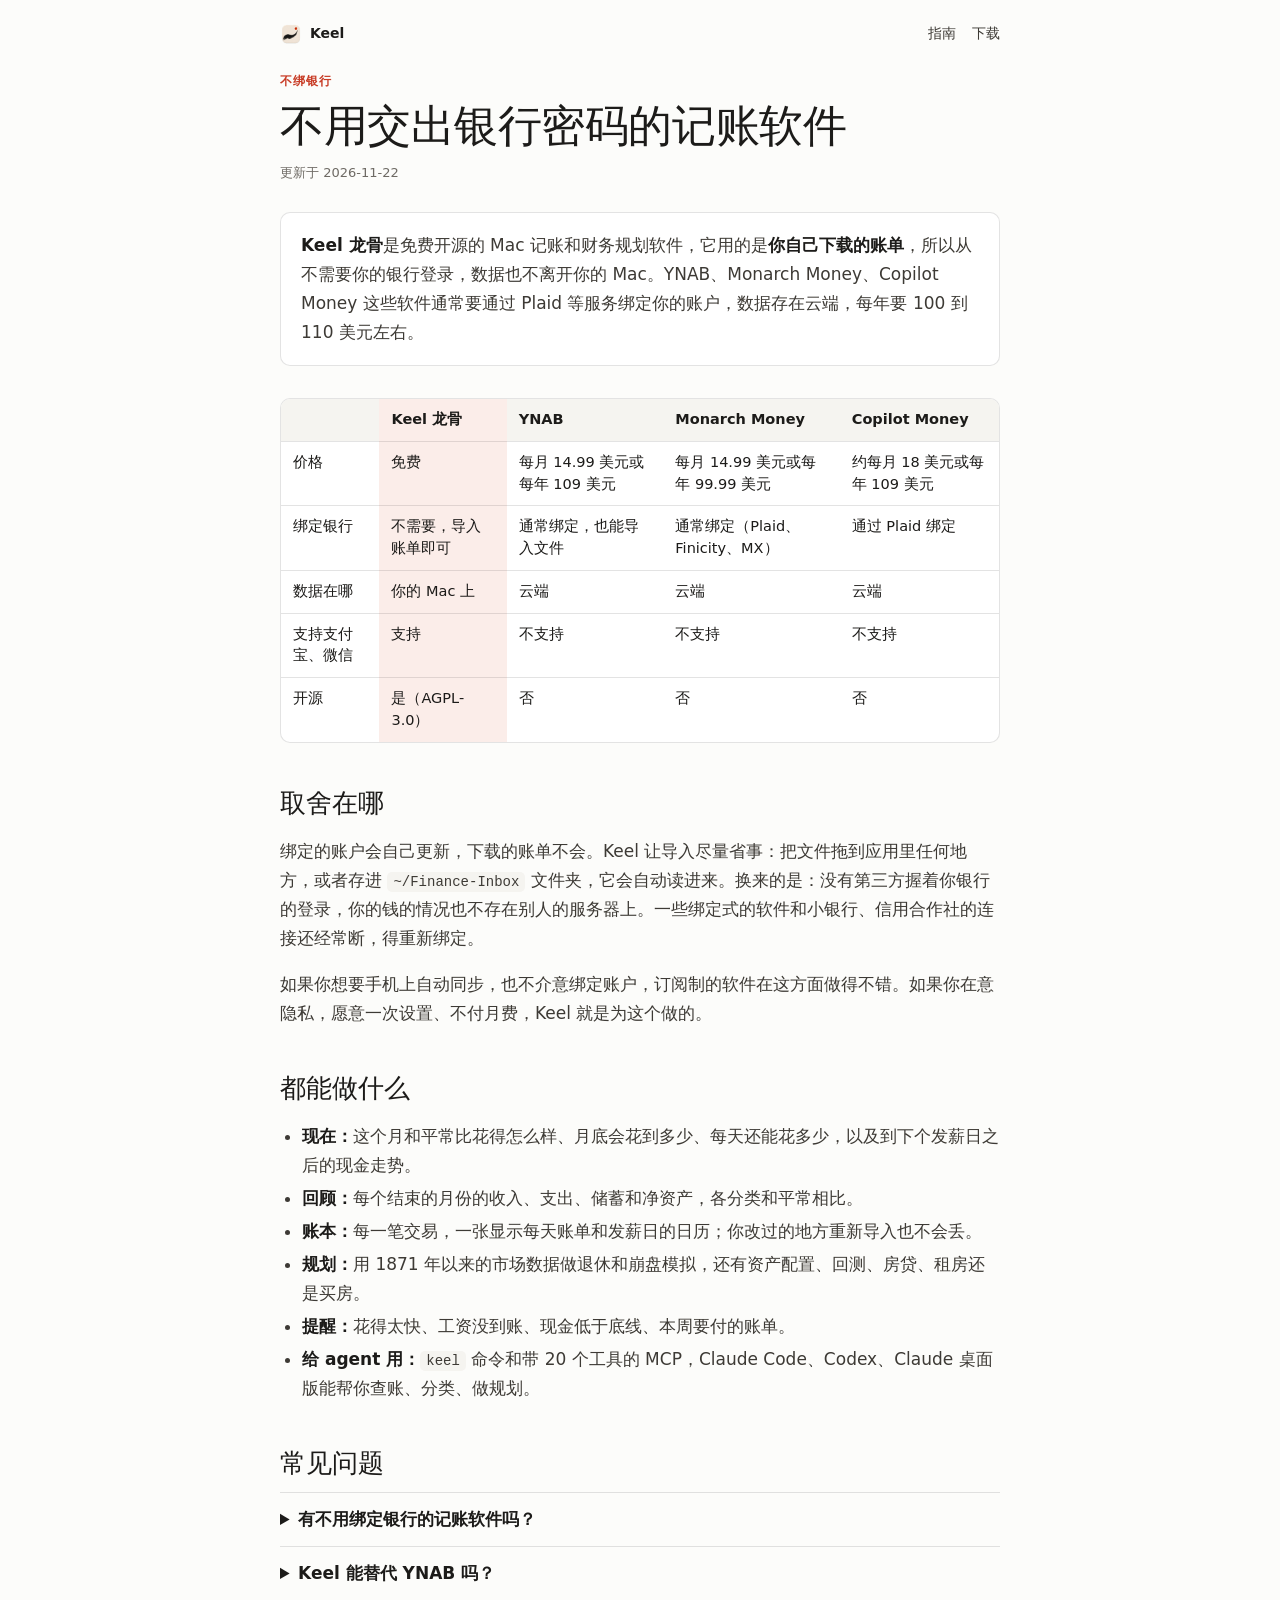
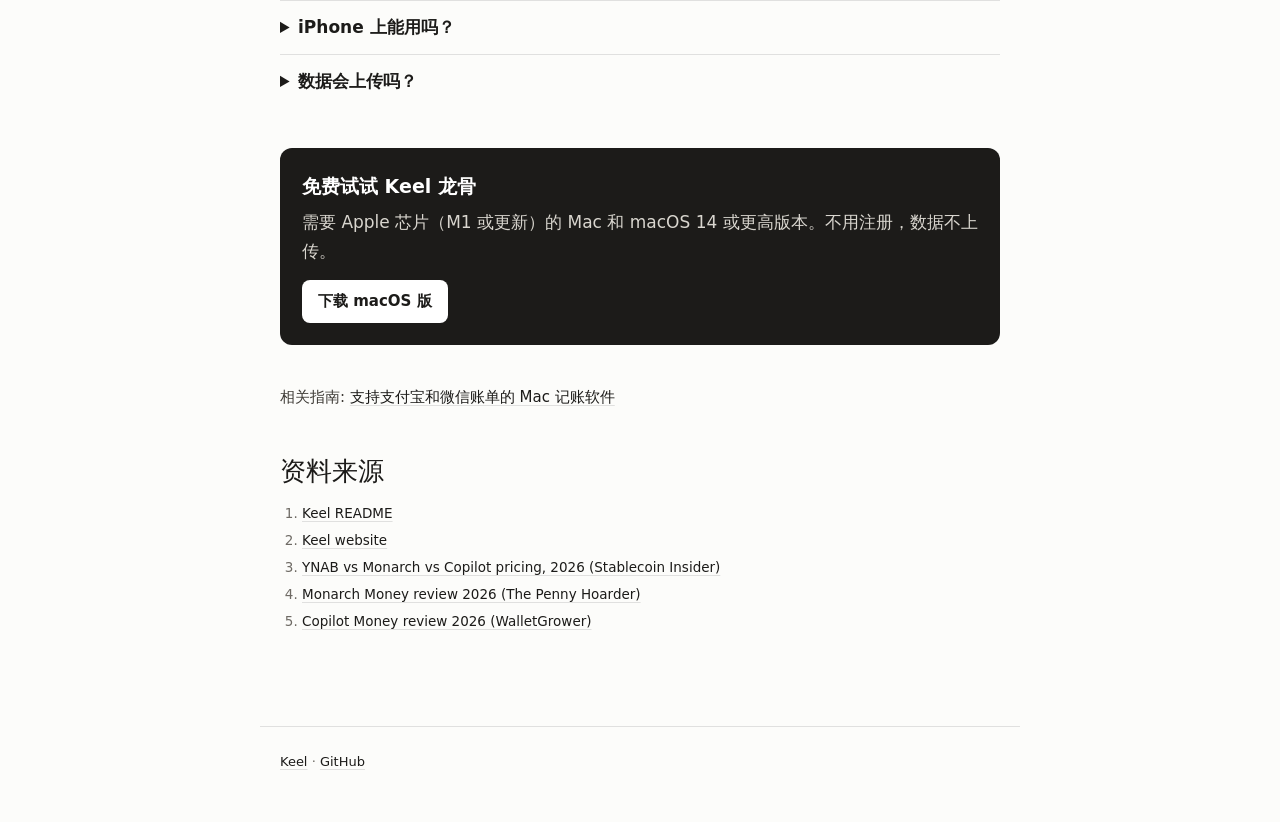
<file: zh/guides/no-bank-login-budget/index.html>
<!DOCTYPE html>
<html lang="zh-CN">
<head>
<meta charset="UTF-8" />
<meta name="viewport" content="width=device-width, initial-scale=1.0" />
<title>不用交出银行密码的记账软件：Keel 龙骨</title>
<meta name="description" content="不想把银行账户绑定给记账软件？Keel 龙骨从你下载的账单记账，免费开源，数据只在你的 Mac 上，和 YNAB、Monarch、Copilot 对比。" />
<link rel="canonical" href="https://keel.entropinia.com/zh/guides/no-bank-login-budget/" />
<meta name="robots" content="index, follow, max-snippet:-1" />
<meta property="og:type" content="article" />
<meta property="og:url" content="https://keel.entropinia.com/zh/guides/no-bank-login-budget/" />
<meta property="og:title" content="不用交出银行密码的记账软件：Keel 龙骨" />
<meta property="og:description" content="不想把银行账户绑定给记账软件？Keel 龙骨从你下载的账单记账，免费开源，数据只在你的 Mac 上，和 YNAB、Monarch、Copilot 对比。" />
<meta property="og:image" content="https://keel.entropinia.com/img/og.png" />
<meta name="twitter:card" content="summary_large_image" />
<link rel="icon" href="/img/favicon.png" />
<link rel="stylesheet" href="/assets/guide.css" />
<script type="application/ld+json">{"@context": "https://schema.org", "@graph": [{"@type": "Article", "headline": "不用交出银行密码的记账软件", "description": "不想把银行账户绑定给记账软件？Keel 龙骨从你下载的账单记账，免费开源，数据只在你的 Mac 上，和 YNAB、Monarch、Copilot 对比。", "inLanguage": "zh-CN", "datePublished": "2026-11-22", "dateModified": "2026-11-22", "author": {"@type": "Person", "name": "realAllenSong", "url": "https://github.com/realAllenSong"}, "mainEntityOfPage": "https://keel.entropinia.com/zh/guides/no-bank-login-budget/", "about": {"@type": "SoftwareApplication", "name": "Keel", "operatingSystem": "macOS", "url": "https://keel.entropinia.com/", "offers": {"@type": "Offer", "price": "0", "priceCurrency": "USD"}}, "publisher": {"@type": "Organization", "name": "Keel", "url": "https://keel.entropinia.com/"}}, {"@type": "FAQPage", "mainEntity": [{"@type": "Question", "name": "有不用绑定银行的记账软件吗？", "acceptedAnswer": {"@type": "Answer", "text": "有。Keel 用你从银行下载的账单记账，不会要你的银行账号密码。"}}, {"@type": "Question", "name": "Keel 能替代 YNAB 吗？", "acceptedAnswer": {"@type": "Answer", "text": "对 Mac 用户来说可以。预算、现金预测、退休规划都有，免费，也不用绑定账户。"}}, {"@type": "Question", "name": "iPhone 上能用吗？", "acceptedAnswer": {"@type": "Answer", "text": "不能，Keel 是 Mac 应用。"}}, {"@type": "Question", "name": "数据会上传吗？", "acceptedAnswer": {"@type": "Answer", "text": "不会，全部留在你的 Mac 上。"}}]}, {"@type": "BreadcrumbList", "itemListElement": [{"@type": "ListItem", "position": 1, "name": "Keel", "item": "https://keel.entropinia.com/"}, {"@type": "ListItem", "position": 2, "name": "指南", "item": "https://keel.entropinia.com/zh/guides/"}, {"@type": "ListItem", "position": 3, "name": "不用交出银行密码的记账软件", "item": "https://keel.entropinia.com/zh/guides/no-bank-login-budget/"}]}]}</script>
</head>
<body>
<header class="top"><a class="brand" href="/"><img src="/img/favicon.png" alt="" width="22" height="22" />Keel</a><nav><a href="/zh/guides/">指南</a><a href="https://github.com/realAllenSong/Keel/releases/latest/download/Keel.dmg" rel="noopener">下载</a></nav></header>
<main>
<div class="kicker">不绑银行</div>
<h1>不用交出银行密码的记账软件</h1>
<div class="meta">更新于 <time datetime="2026-11-22">2026-11-22</time></div>
<div class="answer"><p><strong>Keel 龙骨</strong>是免费开源的 Mac 记账和财务规划软件，它用的是<strong>你自己下载的账单</strong>，所以从不需要你的银行登录，数据也不离开你的 Mac。YNAB、Monarch Money、Copilot Money 这些软件通常要通过 Plaid 等服务绑定你的账户，数据存在云端，每年要 100 到 110 美元左右。</p></div>
<div class="tbl"><table><thead><tr><th></th><th class=me>Keel 龙骨</th><th>YNAB</th><th>Monarch Money</th><th>Copilot Money</th></tr></thead><tbody><tr><td>价格</td><td class=me>免费</td><td>每月 14.99 美元或每年 109 美元</td><td>每月 14.99 美元或每年 99.99 美元</td><td>约每月 18 美元或每年 109 美元</td></tr><tr><td>绑定银行</td><td class=me>不需要，导入账单即可</td><td>通常绑定，也能导入文件</td><td>通常绑定（Plaid、Finicity、MX）</td><td>通过 Plaid 绑定</td></tr><tr><td>数据在哪</td><td class=me>你的 Mac 上</td><td>云端</td><td>云端</td><td>云端</td></tr><tr><td>支持支付宝、微信</td><td class=me>支持</td><td>不支持</td><td>不支持</td><td>不支持</td></tr><tr><td>开源</td><td class=me>是（AGPL-3.0）</td><td>否</td><td>否</td><td>否</td></tr></tbody></table></div>
<h2>取舍在哪</h2>
<p>绑定的账户会自己更新，下载的账单不会。Keel 让导入尽量省事：把文件拖到应用里任何地方，或者存进 <code>~/Finance-Inbox</code> 文件夹，它会自动读进来。换来的是：没有第三方握着你银行的登录，你的钱的情况也不存在别人的服务器上。一些绑定式的软件和小银行、信用合作社的连接还经常断，得重新绑定。</p>
<p>如果你想要手机上自动同步，也不介意绑定账户，订阅制的软件在这方面做得不错。如果你在意隐私，愿意一次设置、不付月费，Keel 就是为这个做的。</p>
<h2>都能做什么</h2>
<ul>
<li><strong>现在：</strong>这个月和平常比花得怎么样、月底会花到多少、每天还能花多少，以及到下个发薪日之后的现金走势。</li>
<li><strong>回顾：</strong>每个结束的月份的收入、支出、储蓄和净资产，各分类和平常相比。</li>
<li><strong>账本：</strong>每一笔交易，一张显示每天账单和发薪日的日历；你改过的地方重新导入也不会丢。</li>
<li><strong>规划：</strong>用 1871 年以来的市场数据做退休和崩盘模拟，还有资产配置、回测、房贷、租房还是买房。</li>
<li><strong>提醒：</strong>花得太快、工资没到账、现金低于底线、本周要付的账单。</li>
<li><strong>给 agent 用：</strong><code>keel</code> 命令和带 20 个工具的 MCP，Claude Code、Codex、Claude 桌面版能帮你查账、分类、做规划。</li>
</ul>
<section class="faq"><h2>常见问题</h2><details><summary>有不用绑定银行的记账软件吗？</summary><p>有。Keel 用你从银行下载的账单记账，不会要你的银行账号密码。</p></details><details><summary>Keel 能替代 YNAB 吗？</summary><p>对 Mac 用户来说可以。预算、现金预测、退休规划都有，免费，也不用绑定账户。</p></details><details><summary>iPhone 上能用吗？</summary><p>不能，Keel 是 Mac 应用。</p></details><details><summary>数据会上传吗？</summary><p>不会，全部留在你的 Mac 上。</p></details></section>
<div class="cta"><strong>免费试试 Keel 龙骨</strong><p>需要 Apple 芯片（M1 或更新）的 Mac 和 macOS 14 或更高版本。不用注册，数据不上传。</p><a class="btn" href="https://github.com/realAllenSong/Keel/releases/latest/download/Keel.dmg" rel="noopener">下载 macOS 版</a></div>
<p class="more">相关指南: <a href="/zh/guides/alipay-wechat-mac-budget/">支持支付宝和微信账单的 Mac 记账软件</a></p>
<section class="src"><h2>资料来源</h2><ol><li><a href="https://github.com/realAllenSong/Keel" rel="noopener">Keel README</a></li><li><a href="https://keel.entropinia.com/" rel="noopener">Keel website</a></li><li><a href="https://stablecoininsider.org/ynab-vs-monarch-vs-copilot/" rel="noopener">YNAB vs Monarch vs Copilot pricing, 2026 (Stablecoin Insider)</a></li><li><a href="https://www.thepennyhoarder.com/budgeting/monarch-money-review/" rel="noopener">Monarch Money review 2026 (The Penny Hoarder)</a></li><li><a href="https://walletgrower.com/blog/copilot-money-review-2026" rel="noopener">Copilot Money review 2026 (WalletGrower)</a></li></ol></section>
</main>
<footer><a href="/">Keel</a> · <a href="https://github.com/realAllenSong/Keel" rel="noopener">GitHub</a></footer>
</body>
</html>
</file>
<file: assets/guide.css>
:root{--bg:#FCFCFA;--card:#fff;--well:#F5F4F0;--ink:#1C1B19;--ink2:#3D3A35;--ink3:#6E6A64;--rule:rgba(28,27,25,.12);--accent:#C83C26;--tint:#FBEDE9;--serif:"Noto Serif SC", "Songti SC", Charter, Georgia, serif;--sans:-apple-system,BlinkMacSystemFont,"SF Pro Text","Helvetica Neue","PingFang SC","Segoe UI",system-ui,sans-serif;--mono:"SF Mono",ui-monospace,Menlo,monospace}
*{box-sizing:border-box}html{-webkit-text-size-adjust:100%}
body{margin:0;background:var(--bg);color:var(--ink);font:17px/1.7 var(--sans)}
a{color:var(--ink);text-decoration-color:var(--rule);text-underline-offset:3px}a:hover{text-decoration-color:var(--ink)}
.top{max-width:760px;margin:0 auto;padding:22px 20px;display:flex;justify-content:space-between;align-items:center;font-size:14px}
.top .brand{display:flex;gap:8px;align-items:center;font-weight:600;text-decoration:none}.top .brand img{border-radius:6px}.top nav a{margin-left:16px;color:var(--ink2);text-decoration:none}
main{max-width:760px;margin:0 auto;padding:8px 20px 80px}
.kicker{font:600 12px/1 var(--mono);letter-spacing:.08em;text-transform:uppercase;color:var(--accent)}
h1{font:400 clamp(30px,5vw,44px)/1.15 var(--serif);letter-spacing:-.01em;margin:14px 0 10px}
.meta{font-size:13px;color:var(--ink3);margin-bottom:28px}
.answer{background:var(--card);border:1px solid var(--rule);border-radius:10px;padding:18px 20px;margin:0 0 32px}
.answer p{margin:0}
h2{font:400 26px/1.3 var(--serif);margin:44px 0 12px}
p,li{color:var(--ink2)}strong{color:var(--ink);font-weight:600}
ul,ol{padding-left:22px}li{margin:4px 0}
.tbl{overflow-x:auto;margin:18px 0;border:1px solid var(--rule);border-radius:10px;background:var(--card)}
table{border-collapse:collapse;width:100%;font-size:14.5px;line-height:1.5}
th,td{text-align:left;vertical-align:top;padding:10px 12px;border-bottom:1px solid var(--rule)}
thead th{background:var(--well);font-weight:600;color:var(--ink)}tbody tr:last-child td{border-bottom:0}
td.me,th.me{background:var(--tint)}
code{font:14px var(--mono);background:var(--well);padding:2px 6px;border-radius:5px}
.cta{margin:40px 0 0;padding:22px;border-radius:12px;background:var(--ink);color:#fff}
.cta strong{color:#fff;font-size:19px}.cta p{color:#d9d6cf;margin:6px 0 14px}.cta a.btn{display:inline-block;background:#fff;color:var(--ink);padding:9px 16px;border-radius:8px;text-decoration:none;font-weight:600;font-size:15px}
.faq details{border-top:1px solid var(--rule);padding:12px 0}.faq summary{cursor:pointer;font-weight:600;color:var(--ink)}
.src{font-size:13.5px}.src li{color:var(--ink3)}
.more{margin-top:40px;font-size:15px}
footer{max-width:760px;margin:0 auto;padding:24px 20px 48px;font-size:13px;color:var(--ink3);border-top:1px solid var(--rule)}
</file>
